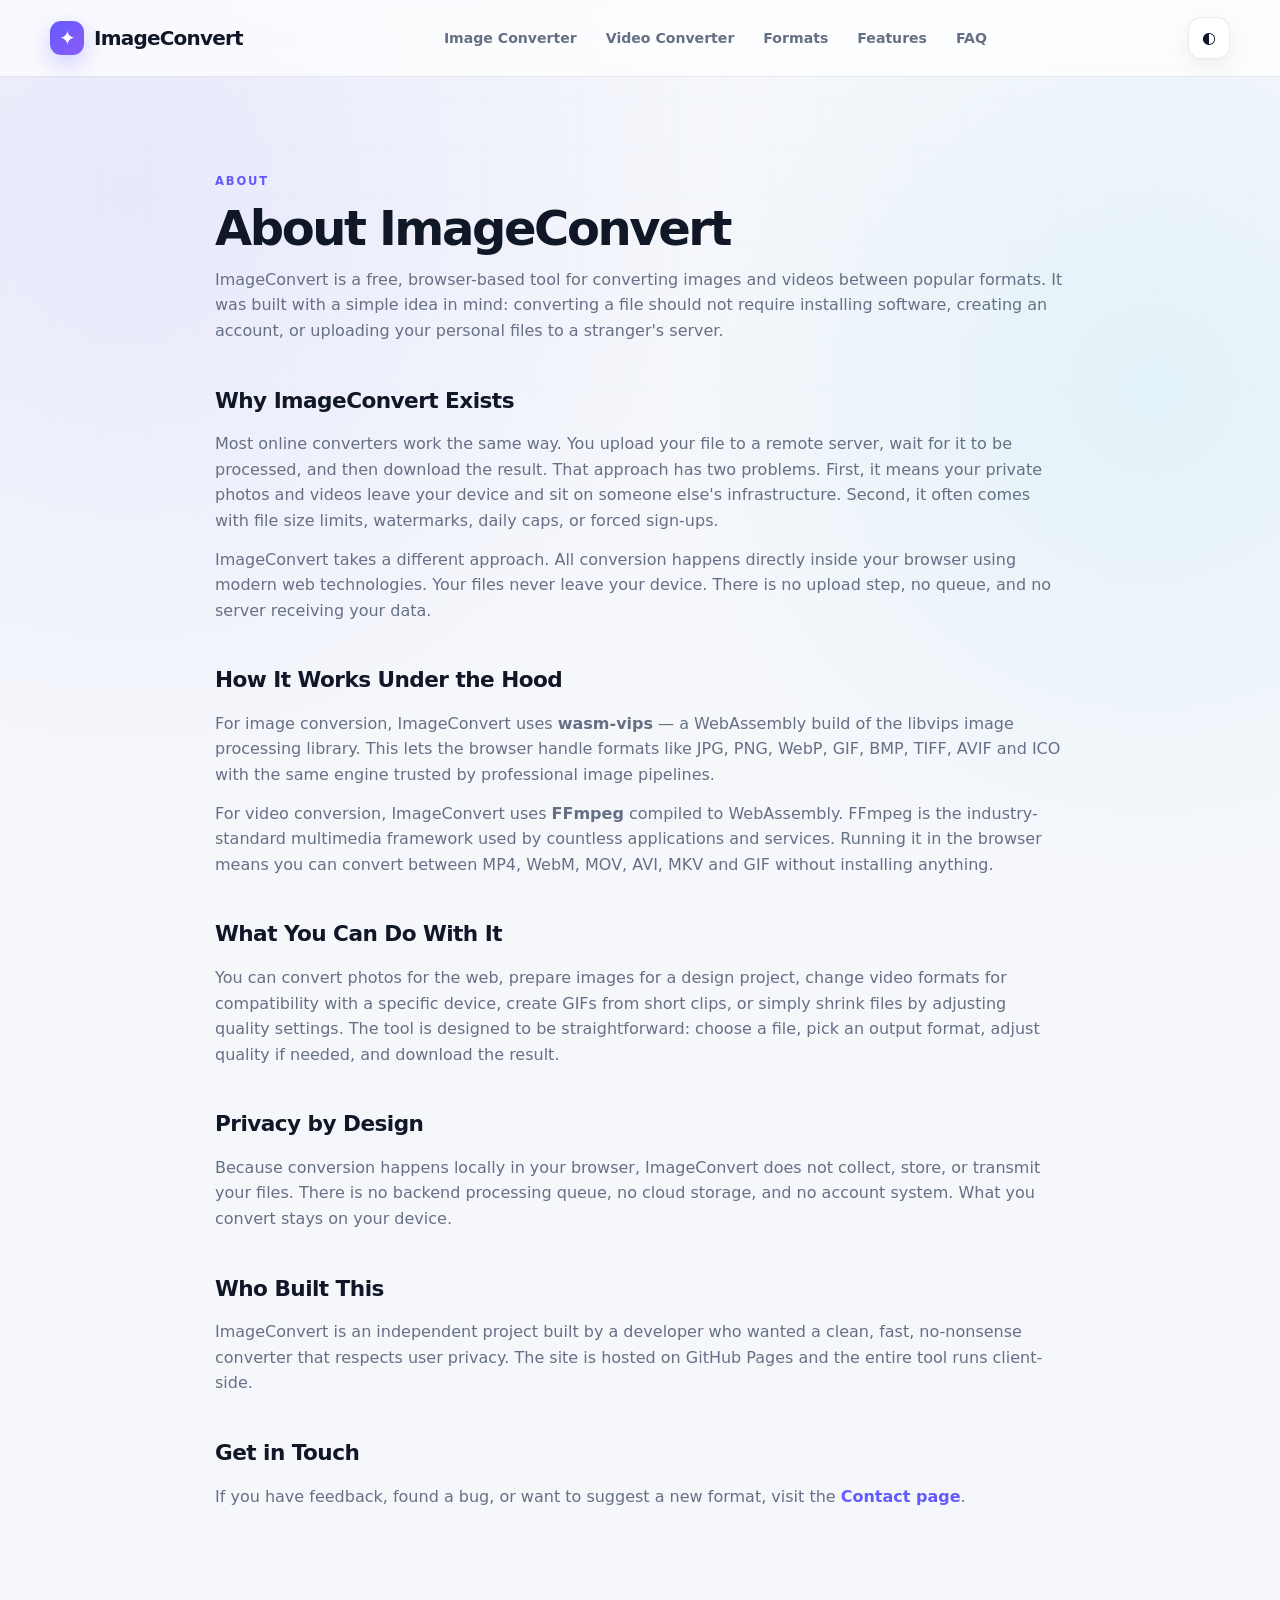
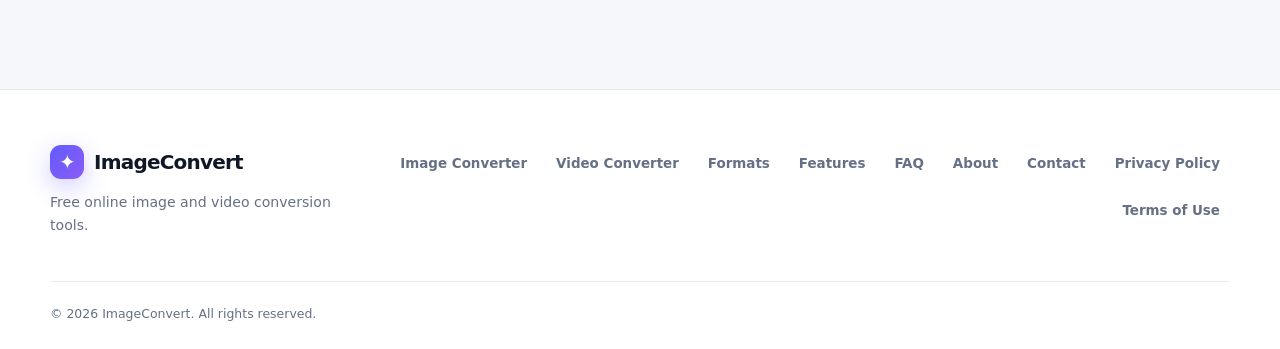
<file: about.html>
<!DOCTYPE html>
<html lang="en">
<head>
  <meta charset="UTF-8">
  <meta name="viewport" content="width=device-width, initial-scale=1.0">
  <title>About — ImageConvert</title>

  <script src="coi-serviceworker.js"></script>

  <meta name="description" content="Learn about ImageConvert, a free browser-based image and video converter built to process files locally without uploading them to a server.">
  <meta name="robots" content="index, follow">
  <meta name="theme-color" content="#2563eb">

  <link rel="icon" href="favicon.ico" type="image/x-icon">
  <link rel="shortcut icon" href="favicon.ico" type="image/x-icon">

  <link rel="stylesheet" href="style.css">
</head>

<body>

  <header class="navbar">
    <div class="container nav-container">
      <a href="index.html" class="logo" aria-label="ImageConvert Home">ImageConvert</a>

      <nav class="nav-links" aria-label="Main navigation">
        <a href="index.html#image-converter">Image Converter</a>
        <a href="index.html#video-converter">Video Converter</a>
        <a href="index.html#formats">Formats</a>
        <a href="index.html#features">Features</a>
        <a href="index.html#faq">FAQ</a>
      </nav>

      <button id="themeButton" class="theme-button" type="button" aria-label="Toggle theme">
        <span id="themeIcon">◐</span>
      </button>
    </div>
  </header>

  <main>
    <section class="content-section" style="padding-top: 90px;">
      <div class="container">

        <span class="section-label">ABOUT</span>
        <h2>About ImageConvert</h2>

        <p>
          ImageConvert is a free, browser-based tool for converting images and videos
          between popular formats. It was built with a simple idea in mind: converting
          a file should not require installing software, creating an account, or
          uploading your personal files to a stranger's server.
        </p>

        <h3>Why ImageConvert Exists</h3>
        <p>
          Most online converters work the same way. You upload your file to a remote
          server, wait for it to be processed, and then download the result. That
          approach has two problems. First, it means your private photos and videos
          leave your device and sit on someone else's infrastructure. Second, it
          often comes with file size limits, watermarks, daily caps, or forced
          sign-ups.
        </p>
        <p>
          ImageConvert takes a different approach. All conversion happens directly
          inside your browser using modern web technologies. Your files never leave
          your device. There is no upload step, no queue, and no server receiving
          your data.
        </p>

        <h3>How It Works Under the Hood</h3>
        <p>
          For image conversion, ImageConvert uses <strong>wasm-vips</strong> — a
          WebAssembly build of the libvips image processing library. This lets the
          browser handle formats like JPG, PNG, WebP, GIF, BMP, TIFF, AVIF and ICO
          with the same engine trusted by professional image pipelines.
        </p>
        <p>
          For video conversion, ImageConvert uses <strong>FFmpeg</strong> compiled to
          WebAssembly. FFmpeg is the industry-standard multimedia framework used by
          countless applications and services. Running it in the browser means you
          can convert between MP4, WebM, MOV, AVI, MKV and GIF without installing
          anything.
        </p>

        <h3>What You Can Do With It</h3>
        <p>
          You can convert photos for the web, prepare images for a design project,
          change video formats for compatibility with a specific device, create GIFs
          from short clips, or simply shrink files by adjusting quality settings.
          The tool is designed to be straightforward: choose a file, pick an output
          format, adjust quality if needed, and download the result.
        </p>

        <h3>Privacy by Design</h3>
        <p>
          Because conversion happens locally in your browser, ImageConvert does not
          collect, store, or transmit your files. There is no backend processing
          queue, no cloud storage, and no account system. What you convert stays on
          your device.
        </p>

        <h3>Who Built This</h3>
        <p>
          ImageConvert is an independent project built by a developer who wanted a
          clean, fast, no-nonsense converter that respects user privacy. The site is
          hosted on GitHub Pages and the entire tool runs client-side.
        </p>

        <h3>Get in Touch</h3>
        <p>
          If you have feedback, found a bug, or want to suggest a new format,
          visit the <a href="contact.html" style="color: var(--primary); font-weight: 700;">Contact page</a>.
        </p>

      </div>
    </section>
  </main>

  <footer class="footer">
    <div class="container footer-content">
      <div>
        <a href="index.html" class="logo">ImageConvert</a>
        <p>Free online image and video conversion tools.</p>
      </div>

      <div class="footer-links">
        <a href="index.html#image-converter">Image Converter</a>
        <a href="index.html#video-converter">Video Converter</a>
        <a href="index.html#formats">Formats</a>
        <a href="index.html#features">Features</a>
        <a href="index.html#faq">FAQ</a>
        <a href="about.html">About</a>
        <a href="contact.html">Contact</a>
        <a href="privacy.html">Privacy Policy</a>
        <a href="terms.html">Terms of Use</a>
      </div>
    </div>

    <div class="container footer-bottom">
      <p>© 2026 ImageConvert. All rights reserved.</p>
    </div>
  </footer>

  <script>
    (function () {
      const themeButton = document.getElementById("themeButton");
      const themeIcon = document.getElementById("themeIcon");

      function updateThemeIcon() {
        if (!themeIcon) return;
        const current = document.documentElement.className;
        if (current === "dark") themeIcon.textContent = "☀";
        else if (current === "light") themeIcon.textContent = "☾";
        else themeIcon.textContent = "◐";
      }

      const savedTheme = localStorage.getItem("theme");
      if (savedTheme === "dark" || savedTheme === "light") {
        document.documentElement.className = savedTheme;
      }
      updateThemeIcon();

      if (themeButton) {
        themeButton.addEventListener("click", () => {
          const current = document.documentElement.className;
          if (current === "dark") {
            document.documentElement.className = "light";
            localStorage.setItem("theme", "light");
          } else {
            document.documentElement.className = "dark";
            localStorage.setItem("theme", "dark");
          }
          updateThemeIcon();
        });
      }
    })();
  </script>

</body>
</html>
</file>
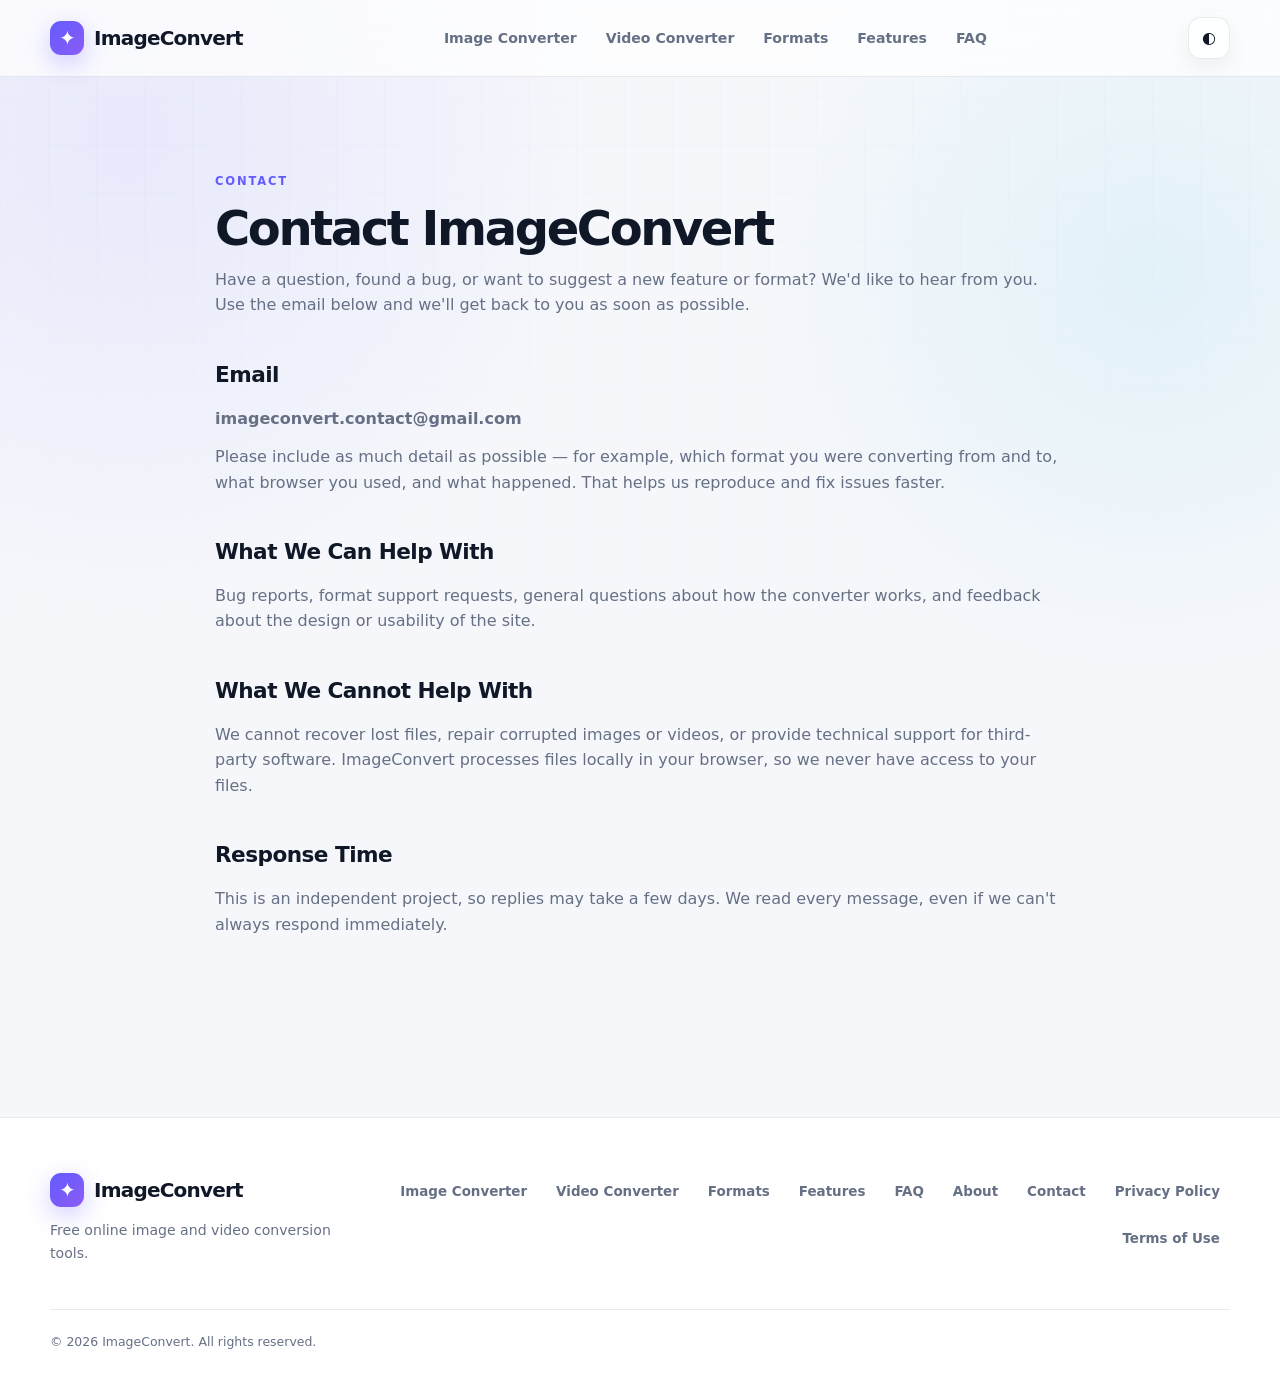
<file: contact.html>
<!DOCTYPE html>
<html lang="en">
<head>
  <meta charset="UTF-8">
  <meta name="viewport" content="width=device-width, initial-scale=1.0">
  <title>Contact — ImageConvert</title>

  <script src="coi-serviceworker.js"></script>

  <meta name="description" content="Contact ImageConvert for feedback, bug reports, or questions about the free online image and video converter.">
  <meta name="robots" content="index, follow">
  <meta name="theme-color" content="#2563eb">

  <link rel="icon" href="favicon.ico" type="image/x-icon">
  <link rel="shortcut icon" href="favicon.ico" type="image/x-icon">

  <link rel="stylesheet" href="style.css">
</head>

<body>

  <header class="navbar">
    <div class="container nav-container">
      <a href="index.html" class="logo" aria-label="ImageConvert Home">ImageConvert</a>

      <nav class="nav-links" aria-label="Main navigation">
        <a href="index.html#image-converter">Image Converter</a>
        <a href="index.html#video-converter">Video Converter</a>
        <a href="index.html#formats">Formats</a>
        <a href="index.html#features">Features</a>
        <a href="index.html#faq">FAQ</a>
      </nav>

      <button id="themeButton" class="theme-button" type="button" aria-label="Toggle theme">
        <span id="themeIcon">◐</span>
      </button>
    </div>
  </header>

  <main>
    <section class="content-section" style="padding-top: 90px;">
      <div class="container">

        <span class="section-label">CONTACT</span>
        <h2>Contact ImageConvert</h2>

        <p>
          Have a question, found a bug, or want to suggest a new feature or format?
          We'd like to hear from you. Use the email below and we'll get back to you
          as soon as possible.
        </p>

        <h3>Email</h3>
        <p>
          <strong>imageconvert.contact@gmail.com</strong>
        </p>
        <p>
          Please include as much detail as possible — for example, which format you
          were converting from and to, what browser you used, and what happened.
          That helps us reproduce and fix issues faster.
        </p>

        <h3>What We Can Help With</h3>
        <p>
          Bug reports, format support requests, general questions about how the
          converter works, and feedback about the design or usability of the site.
        </p>

        <h3>What We Cannot Help With</h3>
        <p>
          We cannot recover lost files, repair corrupted images or videos, or provide
          technical support for third-party software. ImageConvert processes files
          locally in your browser, so we never have access to your files.
        </p>

        <h3>Response Time</h3>
        <p>
          This is an independent project, so replies may take a few days. We read
          every message, even if we can't always respond immediately.
        </p>

      </div>
    </section>
  </main>

  <footer class="footer">
    <div class="container footer-content">
      <div>
        <a href="index.html" class="logo">ImageConvert</a>
        <p>Free online image and video conversion tools.</p>
      </div>

      <div class="footer-links">
        <a href="index.html#image-converter">Image Converter</a>
        <a href="index.html#video-converter">Video Converter</a>
        <a href="index.html#formats">Formats</a>
        <a href="index.html#features">Features</a>
        <a href="index.html#faq">FAQ</a>
        <a href="about.html">About</a>
        <a href="contact.html">Contact</a>
        <a href="privacy.html">Privacy Policy</a>
        <a href="terms.html">Terms of Use</a>
      </div>
    </div>

    <div class="container footer-bottom">
      <p>© 2026 ImageConvert. All rights reserved.</p>
    </div>
  </footer>

  <script>
    (function () {
      const themeButton = document.getElementById("themeButton");
      const themeIcon = document.getElementById("themeIcon");

      function updateThemeIcon() {
        if (!themeIcon) return;
        const current = document.documentElement.className;
        if (current === "dark") themeIcon.textContent = "☀";
        else if (current === "light") themeIcon.textContent = "☾";
        else themeIcon.textContent = "◐";
      }

      const savedTheme = localStorage.getItem("theme");
      if (savedTheme === "dark" || savedTheme === "light") {
        document.documentElement.className = savedTheme;
      }
      updateThemeIcon();

      if (themeButton) {
        themeButton.addEventListener("click", () => {
          const current = document.documentElement.className;
          if (current === "dark") {
            document.documentElement.className = "light";
            localStorage.setItem("theme", "light");
          } else {
            document.documentElement.className = "dark";
            localStorage.setItem("theme", "dark");
          }
          updateThemeIcon();
        });
      }
    })();
  </script>

</body>
</html>
</file>
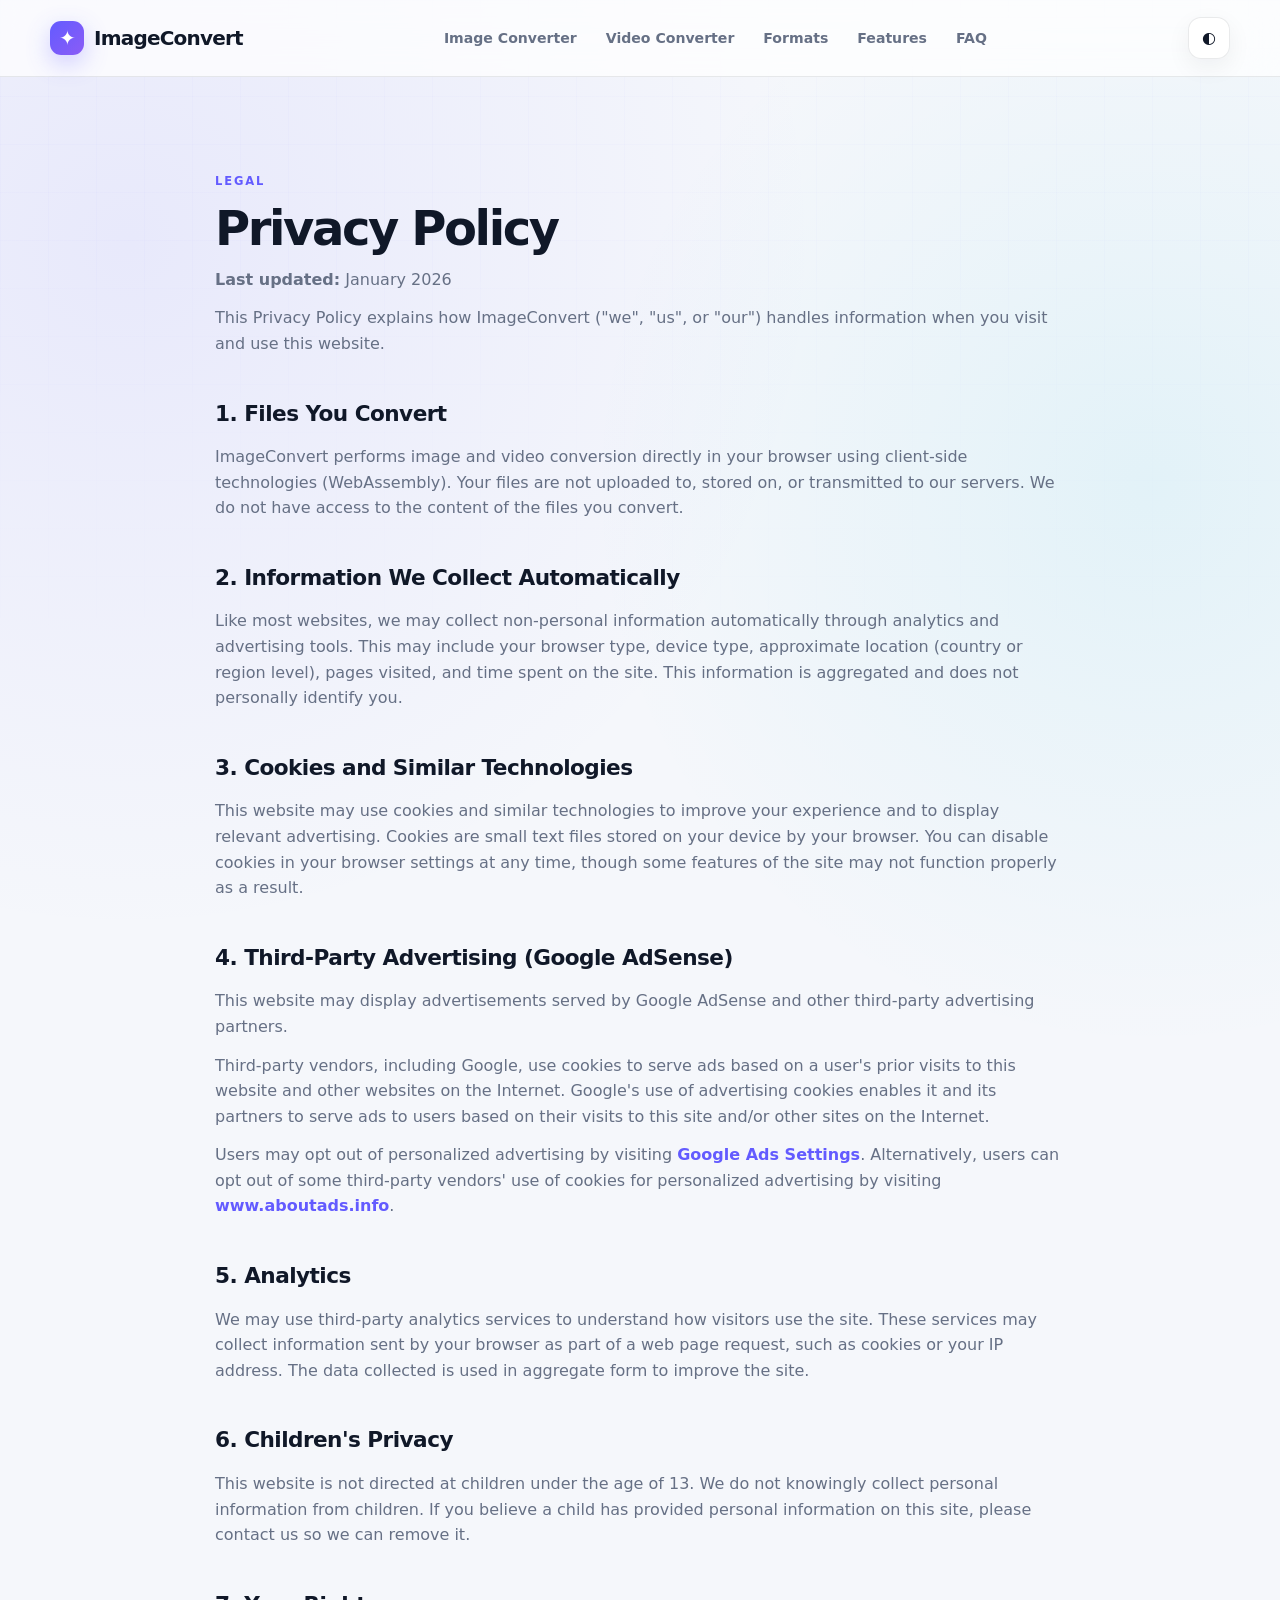
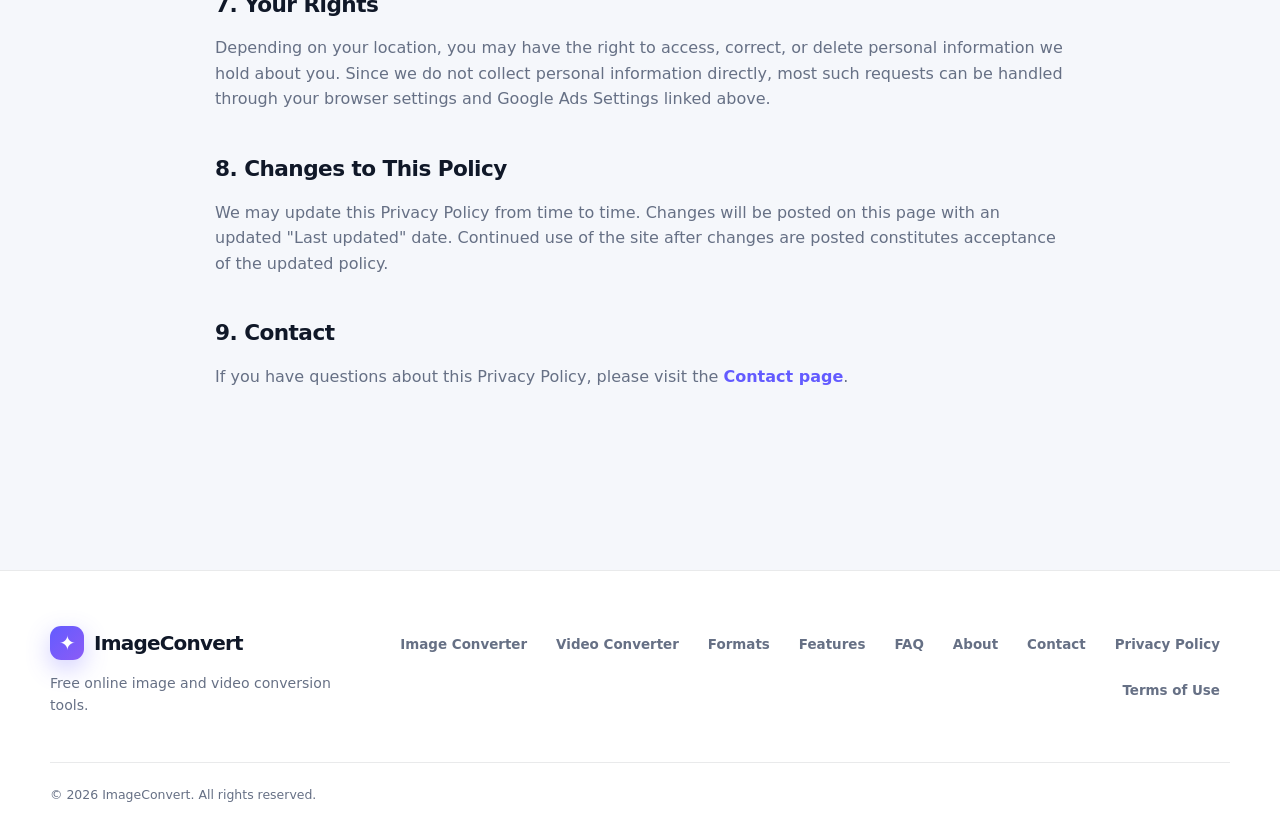
<file: privacy.html>
<!DOCTYPE html>
<html lang="en">
<head>
  <meta charset="UTF-8">
  <meta name="viewport" content="width=device-width, initial-scale=1.0">
  <title>Privacy Policy — ImageConvert</title>

  <script src="coi-serviceworker.js"></script>

  <meta name="description" content="Privacy Policy for ImageConvert, explaining how cookies, Google AdSense, and third-party vendors handle data on this website.">
  <meta name="robots" content="index, follow">
  <meta name="theme-color" content="#2563eb">

  <link rel="icon" href="favicon.ico" type="image/x-icon">
  <link rel="shortcut icon" href="favicon.ico" type="image/x-icon">

  <link rel="stylesheet" href="style.css">
</head>

<body>

  <header class="navbar">
    <div class="container nav-container">
      <a href="index.html" class="logo" aria-label="ImageConvert Home">ImageConvert</a>

      <nav class="nav-links" aria-label="Main navigation">
        <a href="index.html#image-converter">Image Converter</a>
        <a href="index.html#video-converter">Video Converter</a>
        <a href="index.html#formats">Formats</a>
        <a href="index.html#features">Features</a>
        <a href="index.html#faq">FAQ</a>
      </nav>

      <button id="themeButton" class="theme-button" type="button" aria-label="Toggle theme">
        <span id="themeIcon">◐</span>
      </button>
    </div>
  </header>

  <main>
    <section class="content-section" style="padding-top: 90px;">
      <div class="container">

        <span class="section-label">LEGAL</span>
        <h2>Privacy Policy</h2>

        <p><strong>Last updated:</strong> January 2026</p>

        <p>
          This Privacy Policy explains how ImageConvert ("we", "us", or "our")
          handles information when you visit and use this website.
        </p>

        <h3>1. Files You Convert</h3>
        <p>
          ImageConvert performs image and video conversion directly in your browser
          using client-side technologies (WebAssembly). Your files are not uploaded
          to, stored on, or transmitted to our servers. We do not have access to the
          content of the files you convert.
        </p>

        <h3>2. Information We Collect Automatically</h3>
        <p>
          Like most websites, we may collect non-personal information automatically
          through analytics and advertising tools. This may include your browser
          type, device type, approximate location (country or region level), pages
          visited, and time spent on the site. This information is aggregated and
          does not personally identify you.
        </p>

        <h3>3. Cookies and Similar Technologies</h3>
        <p>
          This website may use cookies and similar technologies to improve your
          experience and to display relevant advertising. Cookies are small text
          files stored on your device by your browser. You can disable cookies in
          your browser settings at any time, though some features of the site may
          not function properly as a result.
        </p>

        <h3>4. Third-Party Advertising (Google AdSense)</h3>
        <p>
          This website may display advertisements served by Google AdSense and other
          third-party advertising partners.
        </p>
        <p>
          Third-party vendors, including Google, use cookies to serve ads based on
          a user's prior visits to this website and other websites on the Internet.
          Google's use of advertising cookies enables it and its partners to serve
          ads to users based on their visits to this site and/or other sites on the
          Internet.
        </p>
        <p>
          Users may opt out of personalized advertising by visiting
          <a href="https://www.google.com/settings/ads" target="_blank" rel="noopener noreferrer" style="color: var(--primary); font-weight: 700;">Google Ads Settings</a>.
          Alternatively, users can opt out of some third-party vendors' use of
          cookies for personalized advertising by visiting
          <a href="https://www.aboutads.info" target="_blank" rel="noopener noreferrer" style="color: var(--primary); font-weight: 700;">www.aboutads.info</a>.
        </p>

        <h3>5. Analytics</h3>
        <p>
          We may use third-party analytics services to understand how visitors use
          the site. These services may collect information sent by your browser as
          part of a web page request, such as cookies or your IP address. The data
          collected is used in aggregate form to improve the site.
        </p>

        <h3>6. Children's Privacy</h3>
        <p>
          This website is not directed at children under the age of 13. We do not
          knowingly collect personal information from children. If you believe a
          child has provided personal information on this site, please contact us
          so we can remove it.
        </p>

        <h3>7. Your Rights</h3>
        <p>
          Depending on your location, you may have the right to access, correct, or
          delete personal information we hold about you. Since we do not collect
          personal information directly, most such requests can be handled through
          your browser settings and Google Ads Settings linked above.
        </p>

        <h3>8. Changes to This Policy</h3>
        <p>
          We may update this Privacy Policy from time to time. Changes will be
          posted on this page with an updated "Last updated" date. Continued use of
          the site after changes are posted constitutes acceptance of the updated
          policy.
        </p>

        <h3>9. Contact</h3>
        <p>
          If you have questions about this Privacy Policy, please visit the
          <a href="contact.html" style="color: var(--primary); font-weight: 700;">Contact page</a>.
        </p>

      </div>
    </section>
  </main>

  <footer class="footer">
    <div class="container footer-content">
      <div>
        <a href="index.html" class="logo">ImageConvert</a>
        <p>Free online image and video conversion tools.</p>
      </div>

      <div class="footer-links">
        <a href="index.html#image-converter">Image Converter</a>
        <a href="index.html#video-converter">Video Converter</a>
        <a href="index.html#formats">Formats</a>
        <a href="index.html#features">Features</a>
        <a href="index.html#faq">FAQ</a>
        <a href="about.html">About</a>
        <a href="contact.html">Contact</a>
        <a href="privacy.html">Privacy Policy</a>
        <a href="terms.html">Terms of Use</a>
      </div>
    </div>

    <div class="container footer-bottom">
      <p>© 2026 ImageConvert. All rights reserved.</p>
    </div>
  </footer>

  <script>
    (function () {
      const themeButton = document.getElementById("themeButton");
      const themeIcon = document.getElementById("themeIcon");

      function updateThemeIcon() {
        if (!themeIcon) return;
        const current = document.documentElement.className;
        if (current === "dark") themeIcon.textContent = "☀";
        else if (current === "light") themeIcon.textContent = "☾";
        else themeIcon.textContent = "◐";
      }

      const savedTheme = localStorage.getItem("theme");
      if (savedTheme === "dark" || savedTheme === "light") {
        document.documentElement.className = savedTheme;
      }
      updateThemeIcon();

      if (themeButton) {
        themeButton.addEventListener("click", () => {
          const current = document.documentElement.className;
          if (current === "dark") {
            document.documentElement.className = "light";
            localStorage.setItem("theme", "light");
          } else {
            document.documentElement.className = "dark";
            localStorage.setItem("theme", "dark");
          }
          updateThemeIcon();
        });
      }
    })();
  </script>

</body>
</html>
</file>
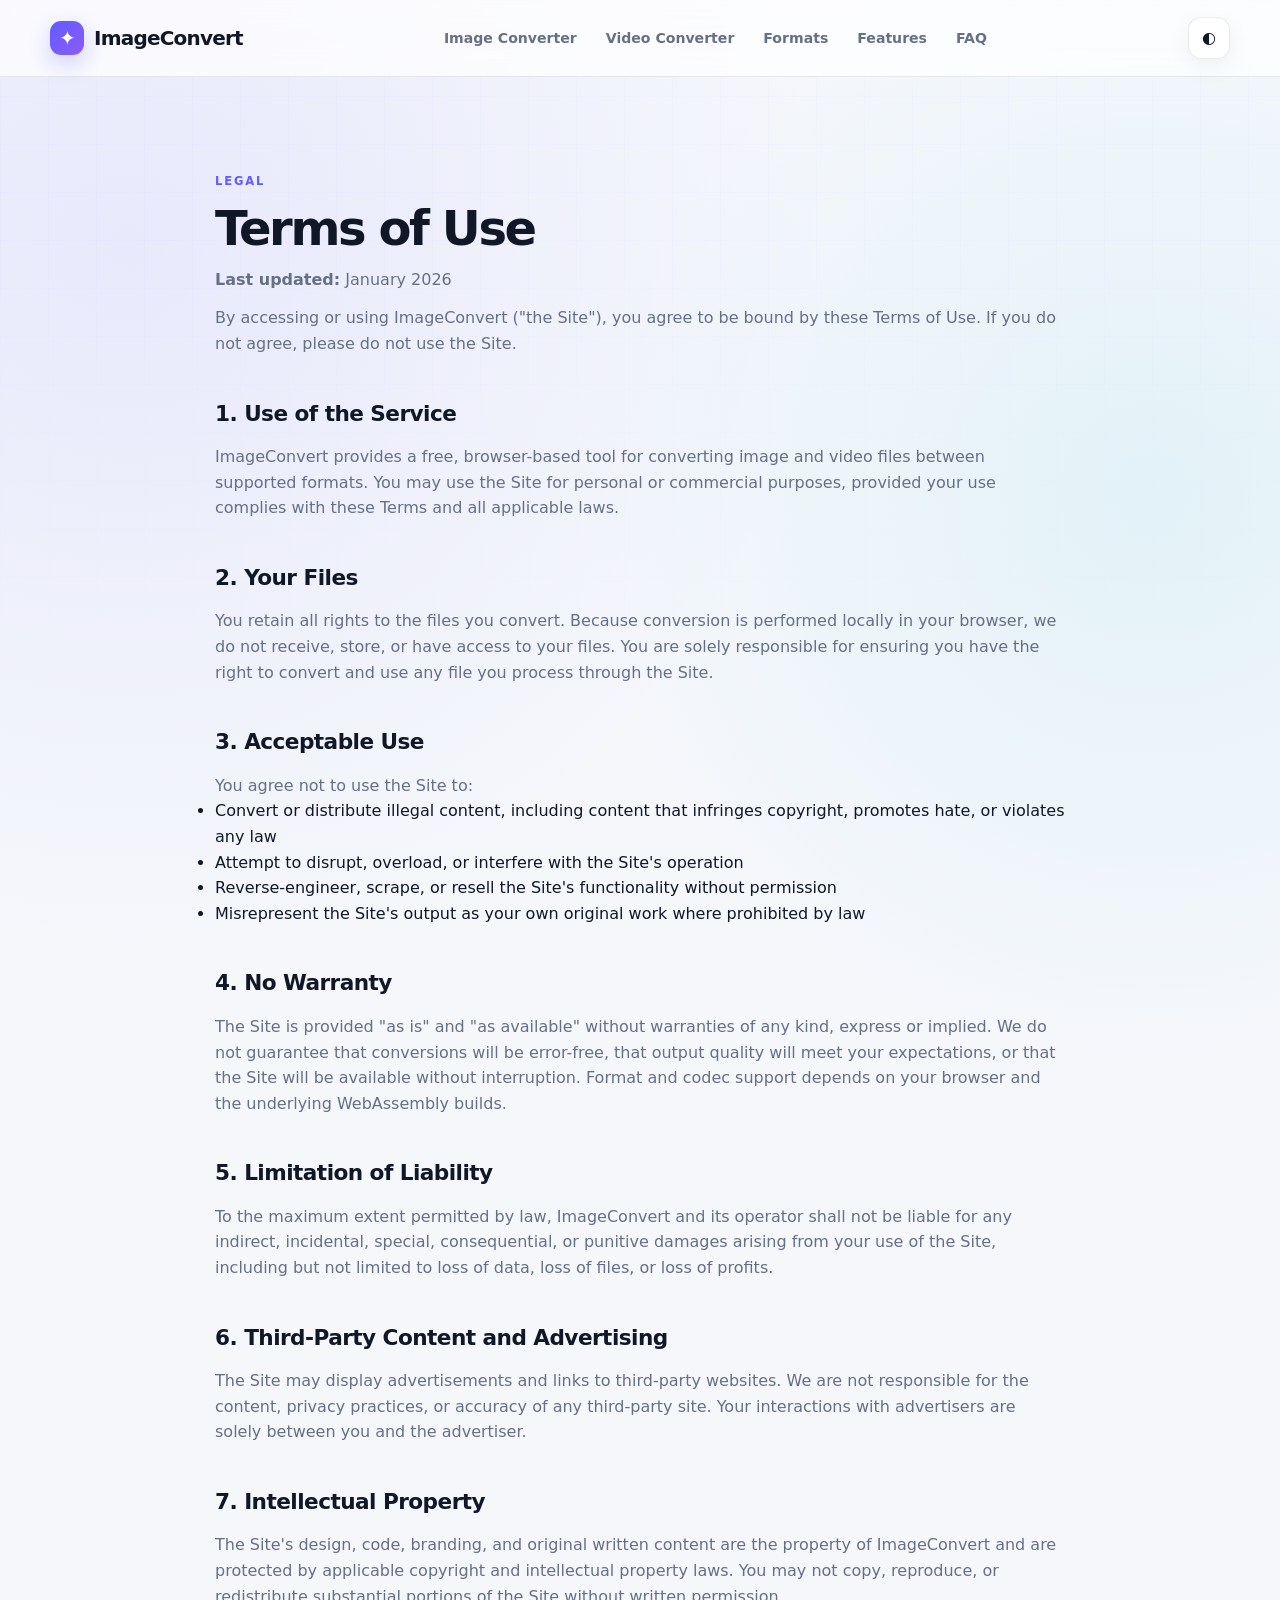
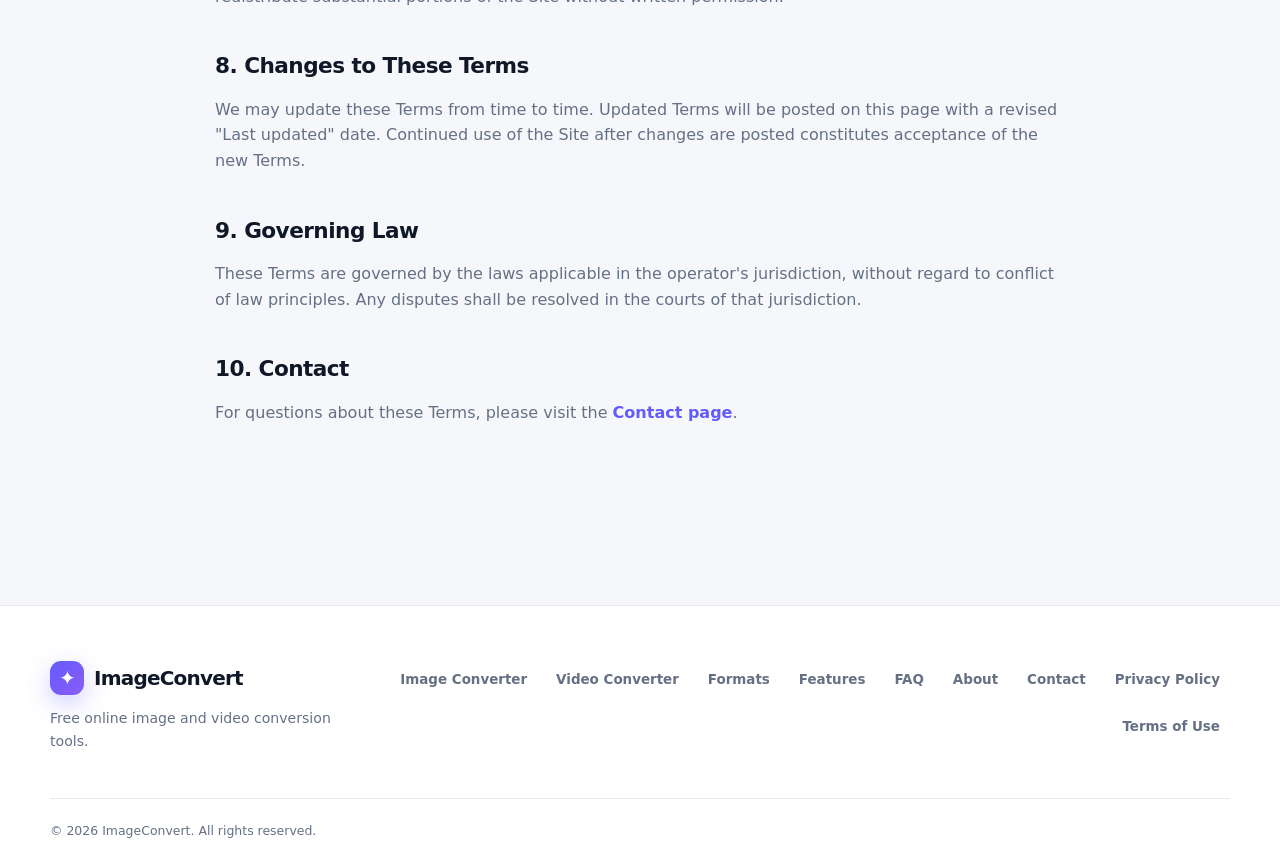
<file: terms.html>
<!DOCTYPE html>
<html lang="en">
<head>
  <meta charset="UTF-8">
  <meta name="viewport" content="width=device-width, initial-scale=1.0">
  <title>Terms of Use — ImageConvert</title>

  <script src="coi-serviceworker.js"></script>

  <meta name="description" content="Terms of Use for ImageConvert, the free browser-based image and video converter.">
  <meta name="robots" content="index, follow">
  <meta name="theme-color" content="#2563eb">

  <link rel="icon" href="favicon.ico" type="image/x-icon">
  <link rel="shortcut icon" href="favicon.ico" type="image/x-icon">

  <link rel="stylesheet" href="style.css">
</head>

<body>

  <header class="navbar">
    <div class="container nav-container">
      <a href="index.html" class="logo" aria-label="ImageConvert Home">ImageConvert</a>

      <nav class="nav-links" aria-label="Main navigation">
        <a href="index.html#image-converter">Image Converter</a>
        <a href="index.html#video-converter">Video Converter</a>
        <a href="index.html#formats">Formats</a>
        <a href="index.html#features">Features</a>
        <a href="index.html#faq">FAQ</a>
      </nav>

      <button id="themeButton" class="theme-button" type="button" aria-label="Toggle theme">
        <span id="themeIcon">◐</span>
      </button>
    </div>
  </header>

  <main>
    <section class="content-section" style="padding-top: 90px;">
      <div class="container">

        <span class="section-label">LEGAL</span>
        <h2>Terms of Use</h2>

        <p><strong>Last updated:</strong> January 2026</p>

        <p>
          By accessing or using ImageConvert ("the Site"), you agree to be bound by
          these Terms of Use. If you do not agree, please do not use the Site.
        </p>

        <h3>1. Use of the Service</h3>
        <p>
          ImageConvert provides a free, browser-based tool for converting image and
          video files between supported formats. You may use the Site for personal
          or commercial purposes, provided your use complies with these Terms and
          all applicable laws.
        </p>

        <h3>2. Your Files</h3>
        <p>
          You retain all rights to the files you convert. Because conversion is
          performed locally in your browser, we do not receive, store, or have
          access to your files. You are solely responsible for ensuring you have
          the right to convert and use any file you process through the Site.
        </p>

        <h3>3. Acceptable Use</h3>
        <p>
          You agree not to use the Site to:
        </p>
        <ul>
          <li>Convert or distribute illegal content, including content that infringes copyright, promotes hate, or violates any law</li>
          <li>Attempt to disrupt, overload, or interfere with the Site's operation</li>
          <li>Reverse-engineer, scrape, or resell the Site's functionality without permission</li>
          <li>Misrepresent the Site's output as your own original work where prohibited by law</li>
        </ul>

        <h3>4. No Warranty</h3>
        <p>
          The Site is provided "as is" and "as available" without warranties of any
          kind, express or implied. We do not guarantee that conversions will be
          error-free, that output quality will meet your expectations, or that the
          Site will be available without interruption. Format and codec support
          depends on your browser and the underlying WebAssembly builds.
        </p>

        <h3>5. Limitation of Liability</h3>
        <p>
          To the maximum extent permitted by law, ImageConvert and its operator
          shall not be liable for any indirect, incidental, special, consequential,
          or punitive damages arising from your use of the Site, including but not
          limited to loss of data, loss of files, or loss of profits.
        </p>

        <h3>6. Third-Party Content and Advertising</h3>
        <p>
          The Site may display advertisements and links to third-party websites.
          We are not responsible for the content, privacy practices, or accuracy of
          any third-party site. Your interactions with advertisers are solely
          between you and the advertiser.
        </p>

        <h3>7. Intellectual Property</h3>
        <p>
          The Site's design, code, branding, and original written content are the
          property of ImageConvert and are protected by applicable copyright and
          intellectual property laws. You may not copy, reproduce, or redistribute
          substantial portions of the Site without written permission.
        </p>

        <h3>8. Changes to These Terms</h3>
        <p>
          We may update these Terms from time to time. Updated Terms will be posted
          on this page with a revised "Last updated" date. Continued use of the
          Site after changes are posted constitutes acceptance of the new Terms.
        </p>

        <h3>9. Governing Law</h3>
        <p>
          These Terms are governed by the laws applicable in the operator's
          jurisdiction, without regard to conflict of law principles. Any disputes
          shall be resolved in the courts of that jurisdiction.
        </p>

        <h3>10. Contact</h3>
        <p>
          For questions about these Terms, please visit the
          <a href="contact.html" style="color: var(--primary); font-weight: 700;">Contact page</a>.
        </p>

      </div>
    </section>
  </main>

  <footer class="footer">
    <div class="container footer-content">
      <div>
        <a href="index.html" class="logo">ImageConvert</a>
        <p>Free online image and video conversion tools.</p>
      </div>

      <div class="footer-links">
        <a href="index.html#image-converter">Image Converter</a>
        <a href="index.html#video-converter">Video Converter</a>
        <a href="index.html#formats">Formats</a>
        <a href="index.html#features">Features</a>
        <a href="index.html#faq">FAQ</a>
        <a href="about.html">About</a>
        <a href="contact.html">Contact</a>
        <a href="privacy.html">Privacy Policy</a>
        <a href="terms.html">Terms of Use</a>
      </div>
    </div>

    <div class="container footer-bottom">
      <p>© 2026 ImageConvert. All rights reserved.</p>
    </div>
  </footer>

  <script>
    (function () {
      const themeButton = document.getElementById("themeButton");
      const themeIcon = document.getElementById("themeIcon");

      function updateThemeIcon() {
        if (!themeIcon) return;
        const current = document.documentElement.className;
        if (current === "dark") themeIcon.textContent = "☀";
        else if (current === "light") themeIcon.textContent = "☾";
        else themeIcon.textContent = "◐";
      }

      const savedTheme = localStorage.getItem("theme");
      if (savedTheme === "dark" || savedTheme === "light") {
        document.documentElement.className = savedTheme;
      }
      updateThemeIcon();

      if (themeButton) {
        themeButton.addEventListener("click", () => {
          const current = document.documentElement.className;
          if (current === "dark") {
            document.documentElement.className = "light";
            localStorage.setItem("theme", "light");
          } else {
            document.documentElement.className = "dark";
            localStorage.setItem("theme", "dark");
          }
          updateThemeIcon();
        });
      }
    })();
  </script>

</body>
</html>
</file>
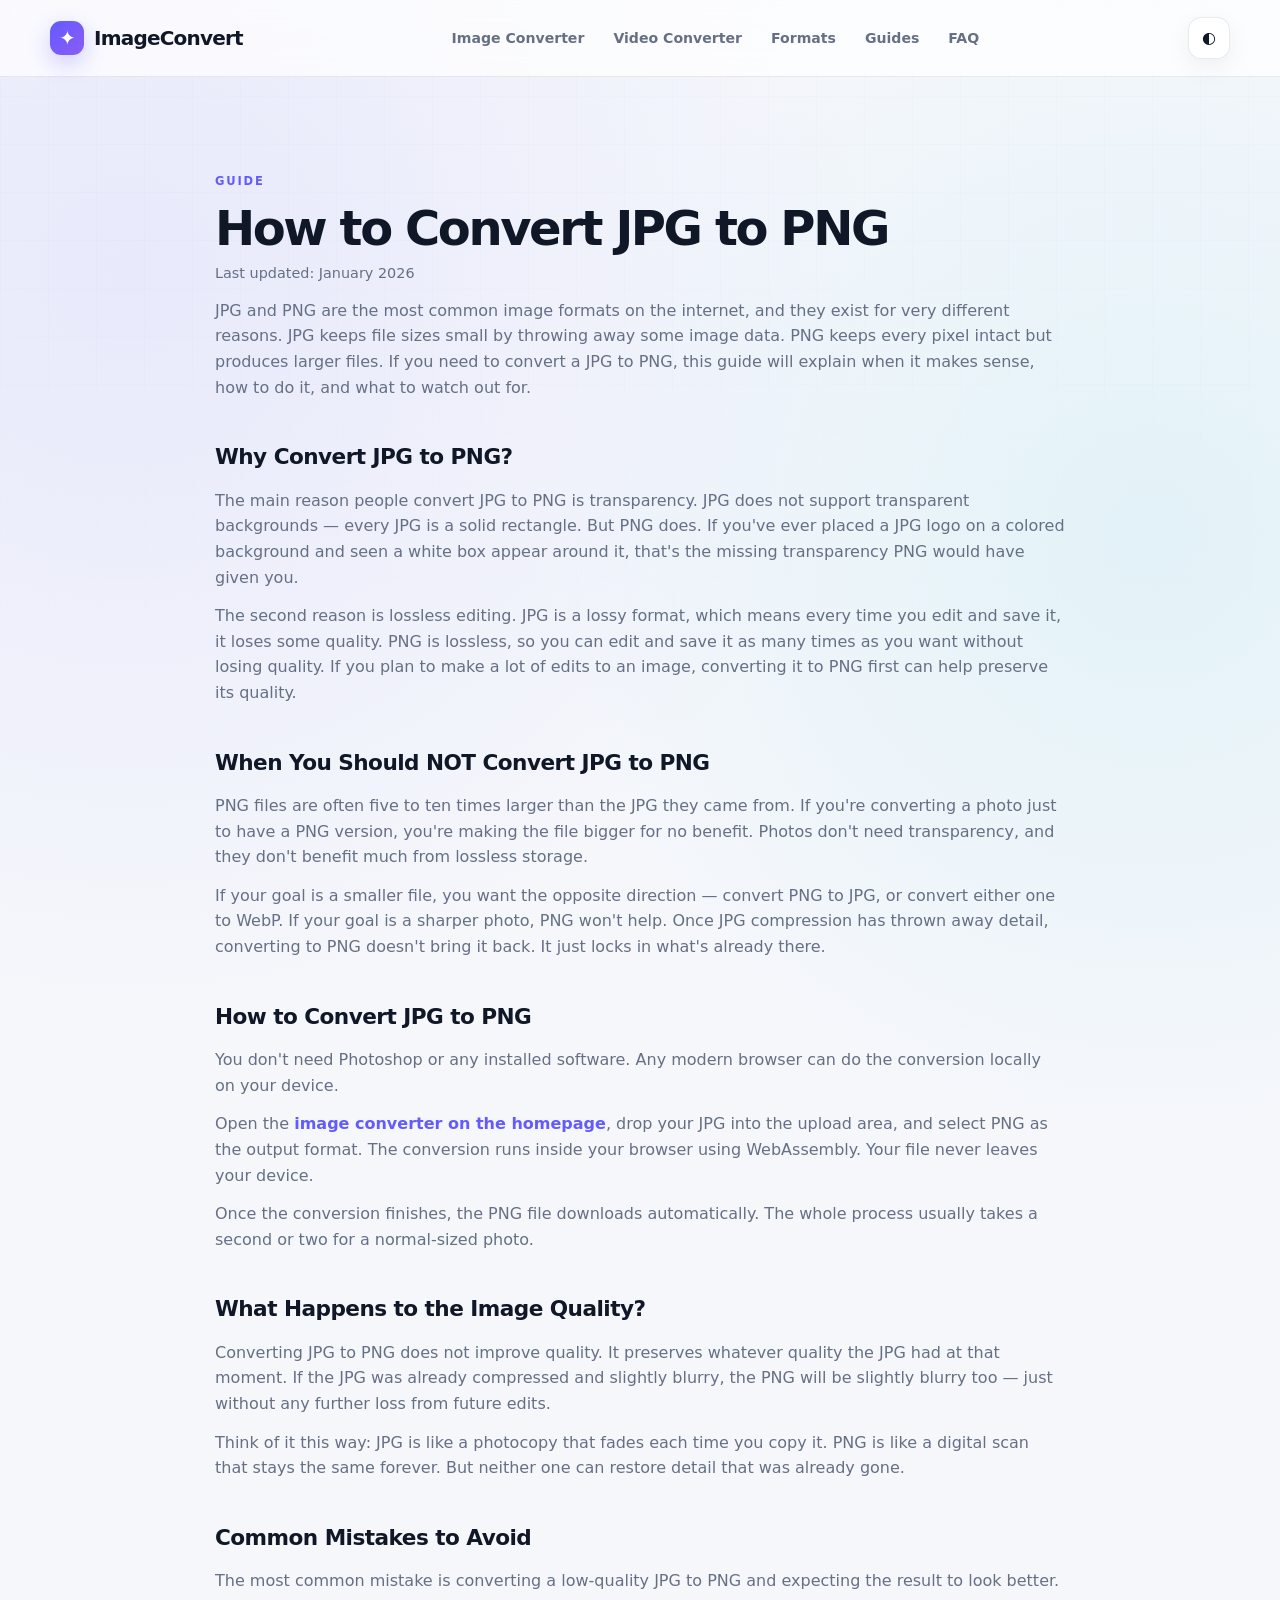
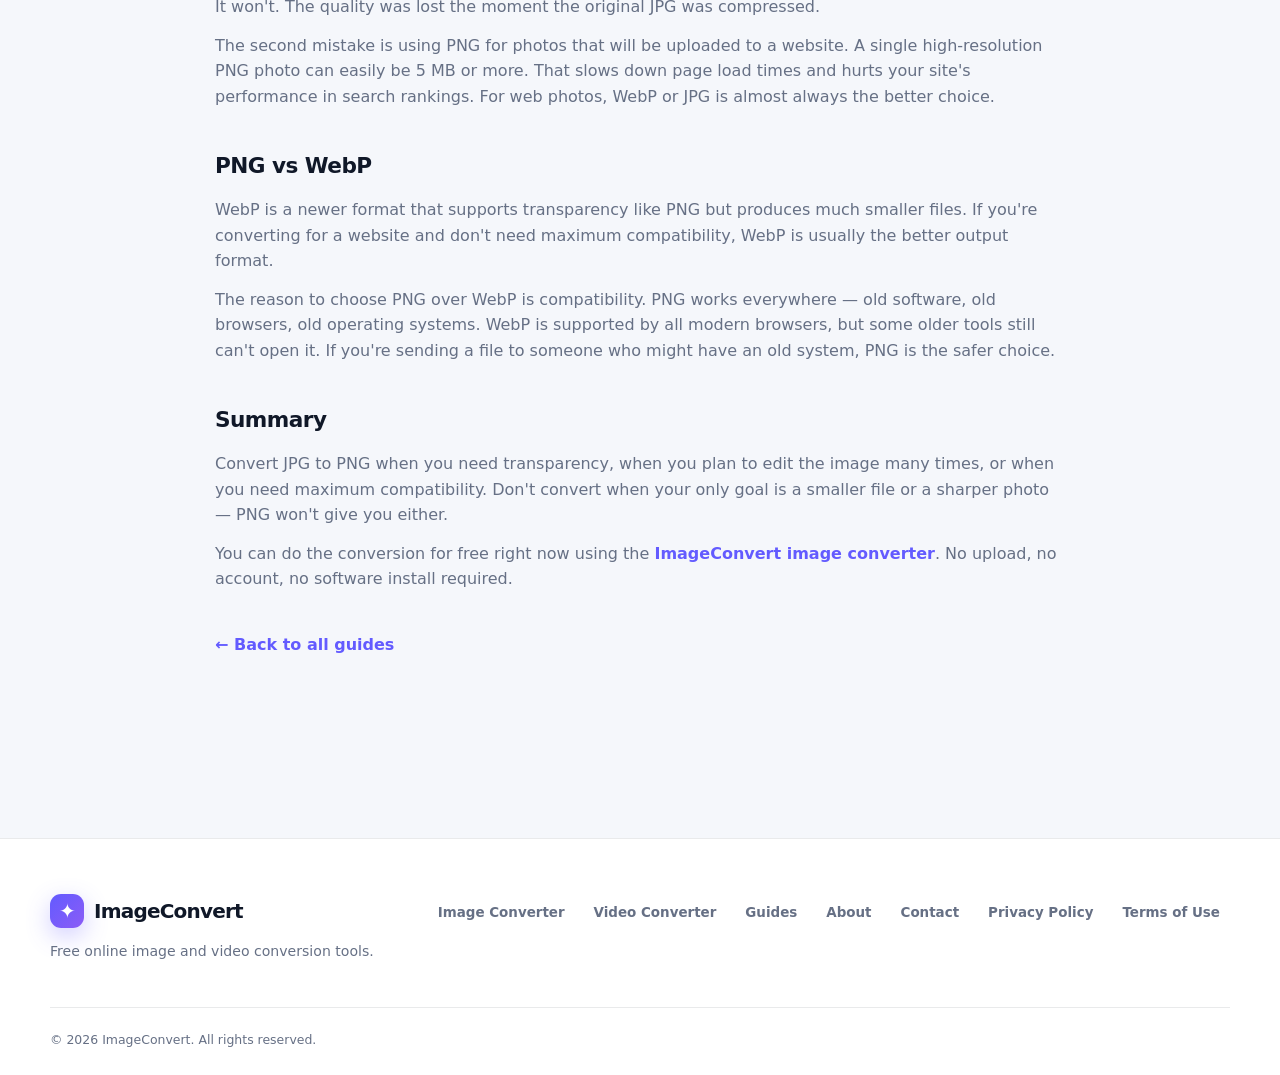
<file: guides/how-to-convert-jpg-to-png.html>
<!DOCTYPE html>
<html lang="en">
<head>
  <meta charset="UTF-8">
  <meta name="viewport" content="width=device-width, initial-scale=1.0">
  <title>How to Convert JPG to PNG (Free, Browser-Based) — ImageConvert</title>

  <script src="../coi-serviceworker.js"></script>
  <script src="../theme.js"></script>

  <meta name="description" content="A simple guide to converting JPG images to PNG format. Learn when PNG is the right choice, how to convert without losing quality, and common mistakes to avoid.">
  <meta name="robots" content="index, follow">
  <meta name="theme-color" content="#2563eb">

  <link rel="icon" href="../favicon.ico" type="image/x-icon">
  <link rel="shortcut icon" href="../favicon.ico" type="image/x-icon">

  <meta property="og:title" content="How to Convert JPG to PNG — ImageConvert">
  <meta property="og:description" content="Step-by-step guide to converting JPG images to PNG, including when to use each format and how to avoid quality loss.">
  <meta property="og:type" content="article">
  <meta property="og:url" content="https://pcdemon12king.github.io/Image-Convert/guides/how-to-convert-jpg-to-png.html">

  <link rel="stylesheet" href="../style.css">
</head>

<body>

  <header class="navbar">
    <div class="container nav-container">
      <a href="../index.html" class="logo" aria-label="ImageConvert Home">ImageConvert</a>

      <nav class="nav-links" aria-label="Main navigation">
        <a href="../index.html#image-converter">Image Converter</a>
        <a href="../index.html#video-converter">Video Converter</a>
        <a href="../index.html#formats">Formats</a>
        <a href="index.html">Guides</a>
        <a href="../index.html#faq">FAQ</a>
      </nav>

      <button id="themeButton" class="theme-button" type="button" aria-label="Toggle theme">
        <span id="themeIcon">◐</span>
      </button>
    </div>
  </header>

  <main>
    <section class="content-section" style="padding-top: 90px;">
      <div class="container">

        <span class="section-label">GUIDE</span>
        <h2>How to Convert JPG to PNG</h2>

        <p style="color: var(--text-secondary); font-size: 0.9rem; margin-top: 8px;">
          Last updated: January 2026
        </p>

        <p>
          JPG and PNG are the most common image formats on the internet, and they
          exist for very different reasons. JPG keeps file sizes small by throwing
          away some image data. PNG keeps every pixel intact but produces larger
          files. If you need to convert a JPG to PNG, this guide will explain when
          it makes sense, how to do it, and what to watch out for.
        </p>

        <h3>Why Convert JPG to PNG?</h3>
        <p>
          The main reason people convert JPG to PNG is transparency. JPG does not
          support transparent backgrounds — every JPG is a solid rectangle. But PNG
          does. If you've ever placed a JPG logo on a colored background and seen a
          white box appear around it, that's the missing transparency PNG would have
          given you.
        </p>
        <p>
          The second reason is lossless editing. JPG is a lossy format, which means
          every time you edit and save it, it loses some quality. PNG is lossless,
          so you can edit and save it as many times as you want without losing
          quality. If you plan to make a lot of edits to an image, converting it to
          PNG first can help preserve its quality.
        </p>

        <h3>When You Should NOT Convert JPG to PNG</h3>
        <p>
          PNG files are often five to ten times larger than the JPG they came from.
          If you're converting a photo just to have a PNG version, you're making the
          file bigger for no benefit. Photos don't need transparency, and they don't
          benefit much from lossless storage.
        </p>
        <p>
          If your goal is a smaller file, you want the opposite direction — convert
          PNG to JPG, or convert either one to WebP. If your goal is a sharper photo,
          PNG won't help. Once JPG compression has thrown away detail, converting
          to PNG doesn't bring it back. It just locks in what's already there.
        </p>

        <h3>How to Convert JPG to PNG</h3>
        <p>
          You don't need Photoshop or any installed software. Any modern browser can
          do the conversion locally on your device.
        </p>
        <p>
          Open the <a href="../index.html#image-converter" style="color: var(--primary); font-weight: 700;">image converter on the homepage</a>,
          drop your JPG into the upload area, and select PNG as the output format.
          The conversion runs inside your browser using WebAssembly. Your file never
          leaves your device.
        </p>
        <p>
          Once the conversion finishes, the PNG file downloads automatically. The
          whole process usually takes a second or two for a normal-sized photo.
        </p>

        <h3>What Happens to the Image Quality?</h3>
        <p>
          Converting JPG to PNG does not improve quality. It preserves whatever
          quality the JPG had at that moment. If the JPG was already compressed and
          slightly blurry, the PNG will be slightly blurry too — just without any
          further loss from future edits.
        </p>
        <p>
          Think of it this way: JPG is like a photocopy that fades each time you
          copy it. PNG is like a digital scan that stays the same forever. But
          neither one can restore detail that was already gone.
        </p>

        <h3>Common Mistakes to Avoid</h3>
        <p>
          The most common mistake is converting a low-quality JPG to PNG and
          expecting the result to look better. It won't. The quality was lost the
          moment the original JPG was compressed.
        </p>
        <p>
          The second mistake is using PNG for photos that will be uploaded to a
          website. A single high-resolution PNG photo can easily be 5 MB or more.
          That slows down page load times and hurts your site's performance in
          search rankings. For web photos, WebP or JPG is almost always the better
          choice.
        </p>

        <h3>PNG vs WebP</h3>
        <p>
          WebP is a newer format that supports transparency like PNG but produces
          much smaller files. If you're converting for a website and don't need
          maximum compatibility, WebP is usually the better output format.
        </p>
        <p>
          The reason to choose PNG over WebP is compatibility. PNG works everywhere —
          old software, old browsers, old operating systems. WebP is supported by all
          modern browsers, but some older tools still can't open it. If you're
          sending a file to someone who might have an old system, PNG is the safer
          choice.
        </p>

        <h3>Summary</h3>
        <p>
          Convert JPG to PNG when you need transparency, when you plan to edit the
          image many times, or when you need maximum compatibility. Don't convert
          when your only goal is a smaller file or a sharper photo — PNG won't give
          you either.
        </p>
        <p>
          You can do the conversion for free right now using the
          <a href="../index.html#image-converter" style="color: var(--primary); font-weight: 700;">ImageConvert image converter</a>.
          No upload, no account, no software install required.
        </p>

        <p style="margin-top: 40px;">
          <a href="index.html" style="color: var(--primary); font-weight: 700;">← Back to all guides</a>
        </p>

      </div>
    </section>
  </main>

  <footer class="footer">
    <div class="container footer-content">
      <div>
        <a href="../index.html" class="logo">ImageConvert</a>
        <p>Free online image and video conversion tools.</p>
      </div>

      <div class="footer-links">
        <a href="../index.html#image-converter">Image Converter</a>
        <a href="../index.html#video-converter">Video Converter</a>
        <a href="index.html">Guides</a>
        <a href="../about.html">About</a>
        <a href="../contact.html">Contact</a>
        <a href="../privacy.html">Privacy Policy</a>
        <a href="../terms.html">Terms of Use</a>
      </div>
    </div>

    <div class="container footer-bottom">
      <p>© 2026 ImageConvert. All rights reserved.</p>
    </div>
  </footer>

</body>
</html>
</file>
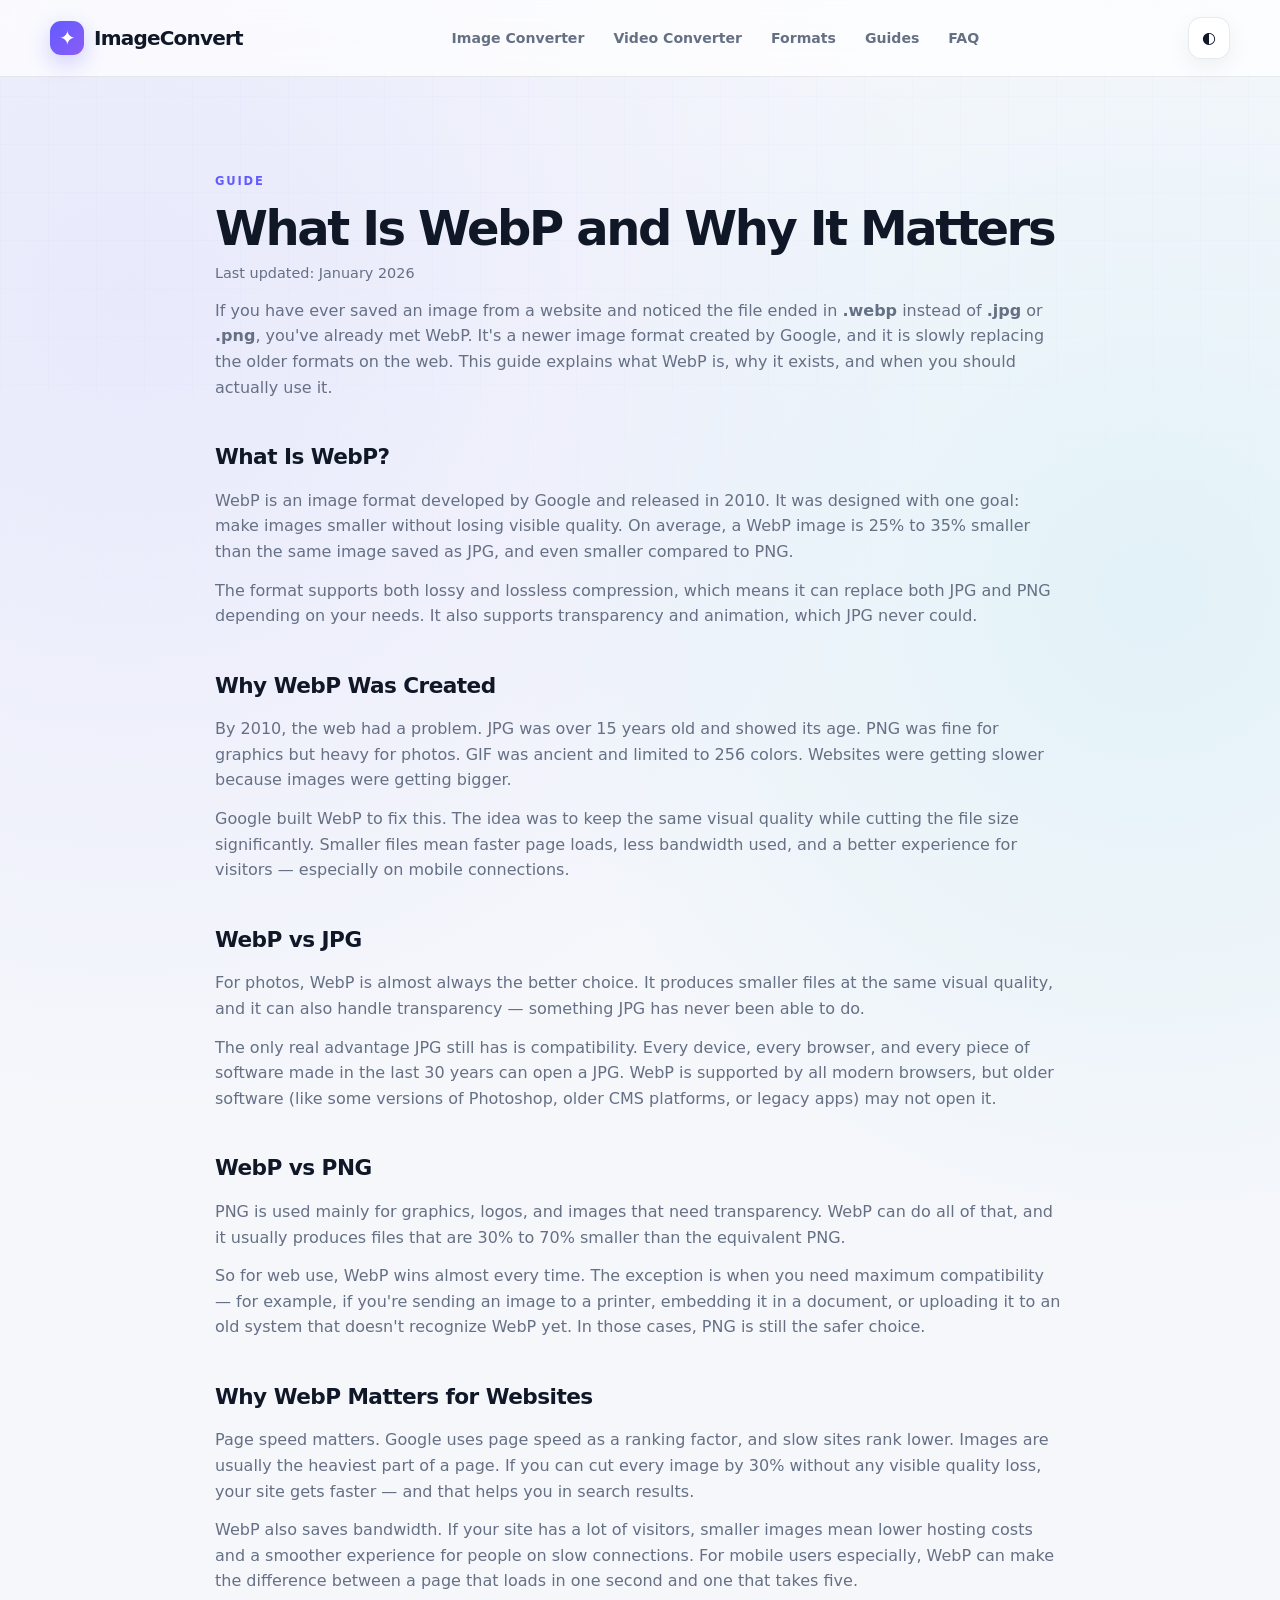
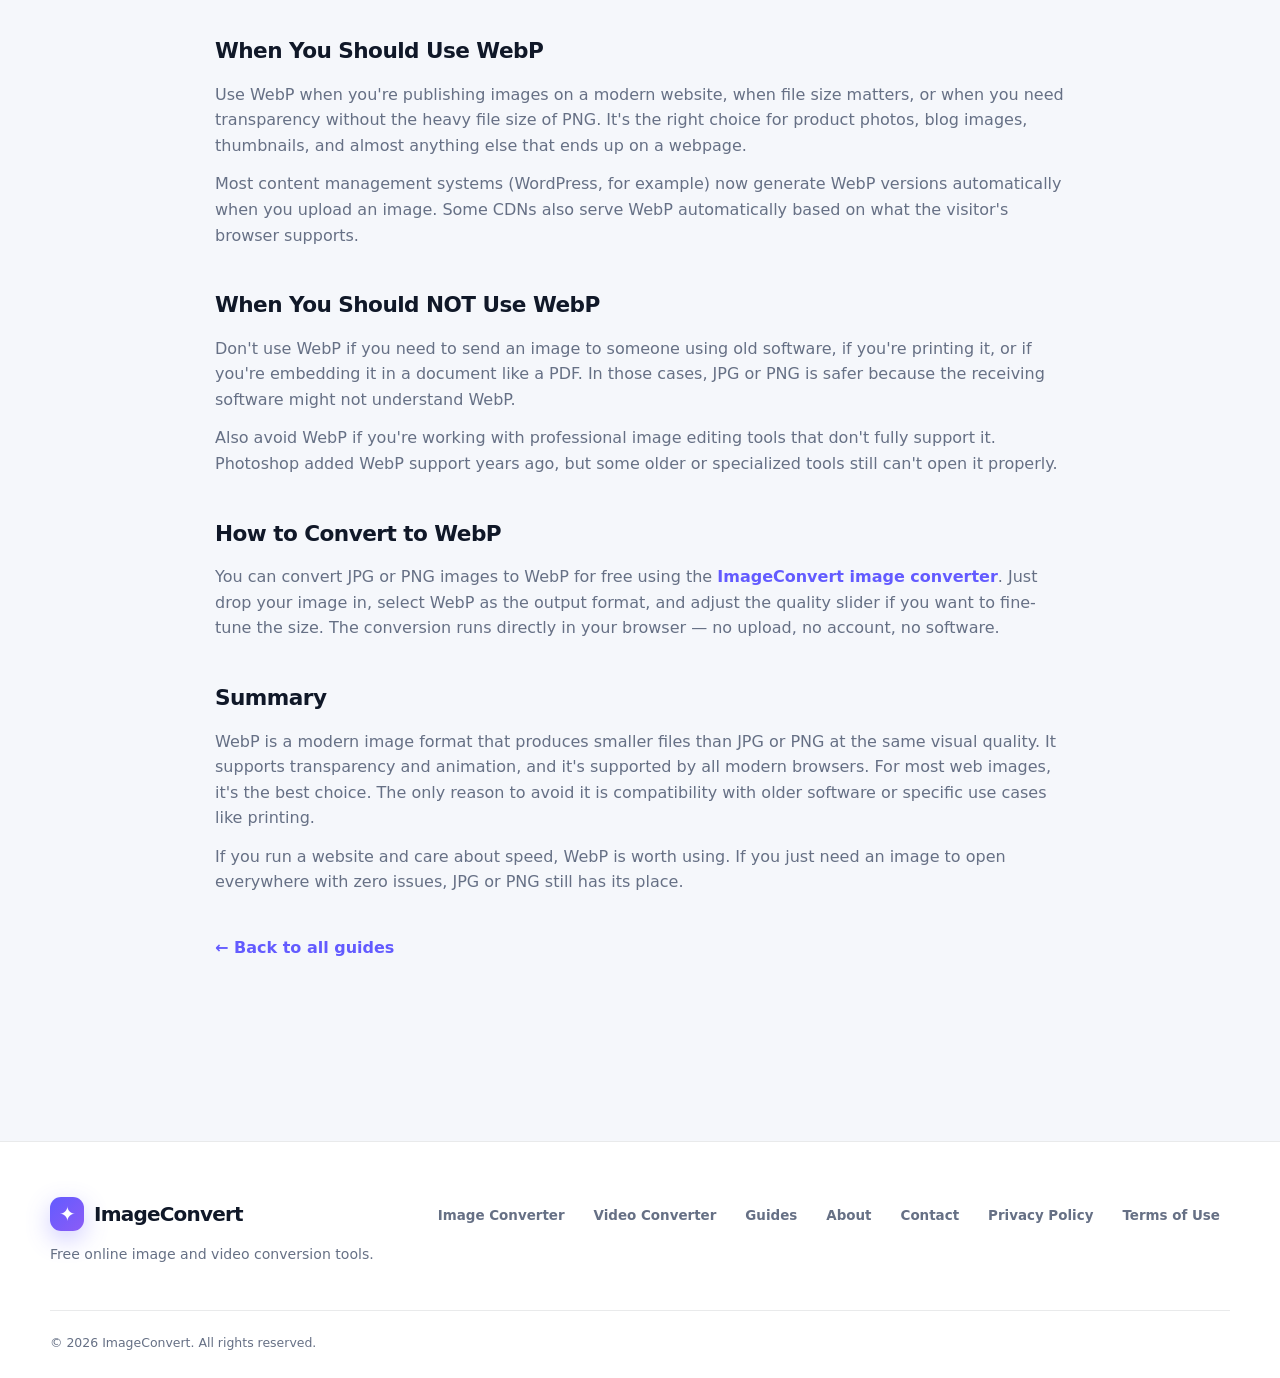
<file: guides/what-is-webp-format.html>
<!DOCTYPE html>
<html lang="en">
<head>
  <meta charset="UTF-8">
  <meta name="viewport" content="width=device-width, initial-scale=1.0">
  <title>What Is WebP and Why It Matters — ImageConvert</title>

  <script src="../coi-serviceworker.js"></script>
  <script src="../theme.js"></script>

  <meta name="description" content="Learn what WebP is, why it was created, how it compares to JPG and PNG, and when you should use it for your images.">
  <meta name="robots" content="index, follow">
  <meta name="theme-color" content="#2563eb">

  <link rel="icon" href="../favicon.ico" type="image/x-icon">
  <link rel="shortcut icon" href="../favicon.ico" type="image/x-icon">

  <meta property="og:title" content="What Is WebP and Why It Matters — ImageConvert">
  <meta property="og:description" content="A simple explanation of the WebP image format, how it compares to JPG and PNG, and when to use it.">
  <meta property="og:type" content="article">
  <meta property="og:url" content="https://pcdemon12king.github.io/Image-Convert/guides/what-is-webp-format.html">

  <link rel="stylesheet" href="../style.css">
</head>

<body>

  <header class="navbar">
    <div class="container nav-container">
      <a href="../index.html" class="logo" aria-label="ImageConvert Home">ImageConvert</a>

      <nav class="nav-links" aria-label="Main navigation">
        <a href="../index.html#image-converter">Image Converter</a>
        <a href="../index.html#video-converter">Video Converter</a>
        <a href="../index.html#formats">Formats</a>
        <a href="index.html">Guides</a>
        <a href="../index.html#faq">FAQ</a>
      </nav>

      <button id="themeButton" class="theme-button" type="button" aria-label="Toggle theme">
        <span id="themeIcon">◐</span>
      </button>
    </div>
  </header>

  <main>
    <section class="content-section" style="padding-top: 90px;">
      <div class="container">

        <span class="section-label">GUIDE</span>
        <h2>What Is WebP and Why It Matters</h2>

        <p style="color: var(--text-secondary); font-size: 0.9rem; margin-top: 8px;">
          Last updated: January 2026
        </p>

        <p>
          If you have ever saved an image from a website and noticed the file ended in
          <b>.webp</b> instead of <b>.jpg</b> or <b>.png</b>,
          you've already met WebP. It's a newer image format created by Google, and
          it is slowly replacing the older formats on the web. This guide explains
          what WebP is, why it exists, and when you should actually use it.
        </p>

        <h3>What Is WebP?</h3>
        <p>
          WebP is an image format developed by Google and released in 2010. It was
          designed with one goal: make images smaller without losing visible quality.
          On average, a WebP image is 25% to 35% smaller than the same image saved as
          JPG, and even smaller compared to PNG.
        </p>
        <p>
          The format supports both lossy and lossless compression, which means it can
          replace both JPG and PNG depending on your needs. It also supports
          transparency and animation, which JPG never could.
        </p>

        <h3>Why WebP Was Created</h3>
        <p>
          By 2010, the web had a problem. JPG was over 15 years old and showed its
          age. PNG was fine for graphics but heavy for photos. GIF was ancient and
          limited to 256 colors. Websites were getting slower because images were
          getting bigger.
        </p>
        <p>
          Google built WebP to fix this. The idea was to keep the same visual quality
          while cutting the file size significantly. Smaller files mean faster page
          loads, less bandwidth used, and a better experience for visitors — especially
          on mobile connections.
        </p>

        <h3>WebP vs JPG</h3>
        <p>
          For photos, WebP is almost always the better choice. It produces smaller
          files at the same visual quality, and it can also handle transparency —
          something JPG has never been able to do.
        </p>
        <p>
          The only real advantage JPG still has is compatibility. Every device,
          every browser, and every piece of software made in the last 30 years can
          open a JPG. WebP is supported by all modern browsers, but older software
          (like some versions of Photoshop, older CMS platforms, or legacy apps) may
          not open it.
        </p>

        <h3>WebP vs PNG</h3>
        <p>
          PNG is used mainly for graphics, logos, and images that need transparency.
          WebP can do all of that, and it usually produces files that are 30% to 70%
          smaller than the equivalent PNG.
        </p>
        <p>
          So for web use, WebP wins almost every time. The exception is when you need
          maximum compatibility — for example, if you're sending an image to a
          printer, embedding it in a document, or uploading it to an old system that
          doesn't recognize WebP yet. In those cases, PNG is still the safer choice.
        </p>

        <h3>Why WebP Matters for Websites</h3>
        <p>
          Page speed matters. Google uses page speed as a ranking factor, and slow
          sites rank lower. Images are usually the heaviest part of a page. If you
          can cut every image by 30% without any visible quality loss, your site
          gets faster — and that helps you in search results.
        </p>
        <p>
          WebP also saves bandwidth. If your site has a lot of visitors, smaller
          images mean lower hosting costs and a smoother experience for people on
          slow connections. For mobile users especially, WebP can make the
          difference between a page that loads in one second and one that takes five.
        </p>

        <h3>When You Should Use WebP</h3>
        <p>
          Use WebP when you're publishing images on a modern website, when file size
          matters, or when you need transparency without the heavy file size of PNG.
          It's the right choice for product photos, blog images, thumbnails, and
          almost anything else that ends up on a webpage.
        </p>
        <p>
          Most content management systems (WordPress, for example) now generate WebP
          versions automatically when you upload an image. Some CDNs also serve WebP
          automatically based on what the visitor's browser supports.
        </p>

        <h3>When You Should NOT Use WebP</h3>
        <p>
          Don't use WebP if you need to send an image to someone using old software,
          if you're printing it, or if you're embedding it in a document like a PDF.
          In those cases, JPG or PNG is safer because the receiving software might
          not understand WebP.
        </p>
        <p>
          Also avoid WebP if you're working with professional image editing tools that
          don't fully support it. Photoshop added WebP support years ago, but some
          older or specialized tools still can't open it properly.
        </p>

        <h3>How to Convert to WebP</h3>
        <p>
          You can convert JPG or PNG images to WebP for free using the
          <a href="../index.html#image-converter" style="color: var(--primary); font-weight: 700;">ImageConvert image converter</a>.
          Just drop your image in, select WebP as the output format, and adjust the
          quality slider if you want to fine-tune the size. The conversion runs
          directly in your browser — no upload, no account, no software.
        </p>

        <h3>Summary</h3>
        <p>
          WebP is a modern image format that produces smaller files than JPG or PNG
          at the same visual quality. It supports transparency and animation, and
          it's supported by all modern browsers. For most web images, it's the best
          choice. The only reason to avoid it is compatibility with older software
          or specific use cases like printing.
        </p>
        <p>
          If you run a website and care about speed, WebP is worth using. If you just
          need an image to open everywhere with zero issues, JPG or PNG still has
          its place.
        </p>

        <p style="margin-top: 40px;">
          <a href="index.html" style="color: var(--primary); font-weight: 700;">← Back to all guides</a>
        </p>

      </div>
    </section>
  </main>

  <footer class="footer">
    <div class="container footer-content">
      <div>
        <a href="../index.html" class="logo">ImageConvert</a>
        <p>Free online image and video conversion tools.</p>
      </div>

      <div class="footer-links">
        <a href="../index.html#image-converter">Image Converter</a>
        <a href="../index.html#video-converter">Video Converter</a>
        <a href="index.html">Guides</a>
        <a href="../about.html">About</a>
        <a href="../contact.html">Contact</a>
        <a href="../privacy.html">Privacy Policy</a>
        <a href="../terms.html">Terms of Use</a>
      </div>
    </div>

    <div class="container footer-bottom">
      <p>© 2026 ImageConvert. All rights reserved.</p>
    </div>
  </footer>

</body>
</html>
</file>
<file: style.css>
:root {
  --bg: #f5f7fb;
  --bg-secondary: #ffffff;
  --surface: rgba(255, 255, 255, 0.78);
  --surface-solid: #ffffff;
  --text: #101828;
  --text-secondary: #667085;
  --border: rgba(16, 24, 40, 0.09);
  --primary: #635bff;
  --primary-dark: #4f46e5;
  --primary-light: #8b5cf6;
  --accent: #06b6d4;
  --success: #10b981;
  --danger: #ef4444;
  --shadow-sm: 0 8px 25px rgba(16, 24, 40, 0.06);
  --shadow-md: 0 20px 50px rgba(16, 24, 40, 0.10);
  --shadow-lg: 0 30px 80px rgba(16, 24, 40, 0.14);
  --radius-sm: 12px;
  --radius-md: 20px;
  --radius-lg: 30px;
  --radius-xl: 38px;
  --max-width: 1180px;
  --transition: 220ms cubic-bezier(.2, .8, .2, 1);
}

html.dark,
body.dark-mode {
  --bg: #070a12;
  --bg-secondary: #0d111c;
  --surface: rgba(17, 24, 39, 0.76);
  --surface-solid: #111827;
  --text: #f8fafc;
  --text-secondary: #94a3b8;
  --border: rgba(255, 255, 255, 0.09);
  --shadow-sm: 0 8px 25px rgba(0, 0, 0, 0.22);
  --shadow-md: 0 20px 50px rgba(0, 0, 0, 0.30);
  --shadow-lg: 0 30px 80px rgba(0, 0, 0, 0.40);
}

* { margin: 0; padding: 0; box-sizing: border-box; }

html { scroll-behavior: smooth; }

body {
  min-height: 100vh;
  background:
    radial-gradient(circle at 10% 10%, rgba(99, 91, 255, 0.09), transparent 28%),
    radial-gradient(circle at 90% 20%, rgba(6, 182, 212, 0.08), transparent 25%),
    var(--bg);
  color: var(--text);
  font-family: Inter, ui-sans-serif, system-ui, -apple-system,
    BlinkMacSystemFont, "Segoe UI", sans-serif;
  line-height: 1.6;
  overflow-x: hidden;
  transition: background var(--transition), color var(--transition);
}

body::before {
  content: "";
  position: fixed;
  inset: 0;
  pointer-events: none;
  z-index: -1;
  background-image:
    linear-gradient(rgba(99, 91, 255, 0.025) 1px, transparent 1px),
    linear-gradient(90deg, rgba(99, 91, 255, 0.025) 1px, transparent 1px);
  background-size: 48px 48px;
  mask-image: linear-gradient(to bottom, black, transparent 75%);
}

a { color: inherit; text-decoration: none; }
button, input, select { font: inherit; }
button { border: 0; }
img, video { max-width: 100%; display: block; }

.container {
  width: min(calc(100% - 40px), var(--max-width));
  margin-inline: auto;
}

/* NAVBAR */
.navbar {
  position: sticky;
  top: 0;
  z-index: 1000;
  border-bottom: 1px solid var(--border);
  background: color-mix(in srgb, var(--bg-secondary) 72%, transparent);
  backdrop-filter: blur(22px);
  -webkit-backdrop-filter: blur(22px);
  transition: background var(--transition), border-color var(--transition);
}

html.dark .navbar,
body.dark-mode .navbar {
  background: color-mix(in srgb, var(--bg-secondary) 72%, transparent);
}

.nav-container {
  min-height: 76px;
  display: flex;
  align-items: center;
  justify-content: space-between;
  gap: 24px;
}

.logo {
  display: inline-flex;
  align-items: center;
  gap: 10px;
  font-size: 1.25rem;
  font-weight: 850;
  letter-spacing: -0.04em;
  white-space: nowrap;
}

.logo::before {
  content: "✦";
  width: 34px;
  height: 34px;
  display: grid;
  place-items: center;
  border-radius: 11px;
  color: white;
  background: linear-gradient(135deg, var(--primary), var(--primary-light));
  box-shadow: 0 8px 25px rgba(99, 91, 255, 0.30);
}

.nav-links {
  display: flex;
  align-items: center;
  justify-content: center;
  gap: 5px;
}

.nav-links a {
  padding: 9px 12px;
  border-radius: 10px;
  color: var(--text-secondary);
  font-size: 0.88rem;
  font-weight: 650;
  transition: color var(--transition), background var(--transition), transform var(--transition);
}

.nav-links a:hover {
  color: var(--text);
  background: rgba(99, 91, 255, 0.08);
  transform: translateY(-1px);
}

.theme-button {
  width: 42px;
  height: 42px;
  flex: 0 0 42px;
  display: grid;
  place-items: center;
  cursor: pointer;
  border: 1px solid var(--border);
  border-radius: 13px;
  background: var(--surface);
  color: var(--text);
  box-shadow: var(--shadow-sm);
  transition: transform var(--transition), background var(--transition), box-shadow var(--transition);
}

.theme-button:hover { transform: translateY(-2px) rotate(5deg); box-shadow: var(--shadow-md); }

/* HERO */
.hero {
  position: relative;
  min-height: 650px;
  display: grid;
  place-items: center;
  padding: 110px 0 100px;
  overflow: hidden;
}

.hero::before,
.hero::after {
  content: "";
  position: absolute;
  border-radius: 50%;
  filter: blur(5px);
  pointer-events: none;
  animation: floatOrb 9s ease-in-out infinite;
}

.hero::before {
  width: 420px; height: 420px;
  top: -180px; left: -140px;
  background: rgba(99, 91, 255, 0.13);
}

.hero::after {
  width: 350px; height: 350px;
  right: -100px; bottom: -140px;
  background: rgba(6, 182, 212, 0.12);
  animation-delay: -3s;
}

.hero-content { position: relative; z-index: 2; max-width: 900px; text-align: center; }

.hero-badge {
  display: inline-flex;
  align-items: center;
  gap: 8px;
  margin-bottom: 24px;
  padding: 8px 14px;
  border: 1px solid rgba(99, 91, 255, 0.16);
  border-radius: 999px;
  color: var(--primary);
  background: rgba(99, 91, 255, 0.07);
  font-size: 0.78rem;
  font-weight: 800;
  letter-spacing: 0.06em;
  text-transform: uppercase;
}

.hero h1 {
  max-width: 920px;
  margin-inline: auto;
  font-size: clamp(3rem, 7vw, 6.4rem);
  line-height: 0.98;
  letter-spacing: -0.075em;
  font-weight: 900;
  background: linear-gradient(110deg, var(--text) 15%, var(--primary) 48%, var(--accent) 85%);
  -webkit-background-clip: text;
  background-clip: text;
  color: transparent;
}

.hero p {
  max-width: 700px;
  margin: 28px auto 0;
  color: var(--text-secondary);
  font-size: clamp(1rem, 2vw, 1.2rem);
}

.hero-buttons {
  margin-top: 34px;
  display: flex;
  justify-content: center;
  flex-wrap: wrap;
  gap: 12px;
}

/* BUTTONS */
.button {
  min-height: 48px;
  display: inline-flex;
  align-items: center;
  justify-content: center;
  gap: 9px;
  padding: 0 20px;
  border-radius: 14px;
  cursor: pointer;
  font-size: 0.92rem;
  font-weight: 800;
  transition: transform var(--transition), box-shadow var(--transition), background var(--transition), border-color var(--transition);
}

.button:hover { transform: translateY(-3px); }
.button:active { transform: translateY(-1px) scale(0.98); }

.primary-button {
  color: white;
  background: linear-gradient(135deg, var(--primary), var(--primary-light));
  box-shadow: 0 10px 28px rgba(99, 91, 255, 0.28), inset 0 1px rgba(255, 255, 255, 0.22);
}

.primary-button:hover {
  box-shadow: 0 16px 38px rgba(99, 91, 255, 0.38), inset 0 1px rgba(255, 255, 255, 0.25);
}

.secondary-button {
  color: var(--text);
  border: 1px solid var(--border);
  background: var(--surface);
  box-shadow: var(--shadow-sm);
}

.secondary-button:hover {
  border-color: rgba(99, 91, 255, 0.25);
  background: rgba(99, 91, 255, 0.07);
}

.convert-button { width: 100%; }
.convert-button:disabled { cursor: not-allowed; opacity: 0.55; transform: none; }

/* SECTIONS */
.converter-section,
.popular-section,
.features-section,
.how-section,
.format-guide,
.content-section,
.faq-section,
.cta-section { padding: 110px 0; }

.section-heading { max-width: 760px; margin: 0 auto 48px; text-align: center; }

.section-label {
  display: inline-block;
  margin-bottom: 13px;
  color: var(--primary);
  font-size: 0.72rem;
  font-weight: 900;
  letter-spacing: 0.16em;
  text-transform: uppercase;
}

.section-heading h2 {
  font-size: clamp(2rem, 4vw, 3.5rem);
  line-height: 1.05;
  letter-spacing: -0.055em;
  font-weight: 850;
}

.section-heading p { margin-top: 16px; color: var(--text-secondary); }

/* CONVERTER CARD */
.converter-card {
  position: relative;
  overflow: hidden;
  padding: 16px;
  border: 1px solid var(--border);
  border-radius: var(--radius-xl);
  background: var(--surface);
  box-shadow: var(--shadow-lg);
  backdrop-filter: blur(20px);
  -webkit-backdrop-filter: blur(20px);
}

.converter-card::before {
  content: "";
  position: absolute;
  width: 300px; height: 300px;
  right: -160px; top: -160px;
  border-radius: 50%;
  background: rgba(99, 91, 255, 0.08);
  pointer-events: none;
}

/* DROP ZONE */
.drop-zone {
  position: relative;
  min-height: 410px;
  display: flex;
  flex-direction: column;
  align-items: center;
  justify-content: center;
  padding: 50px 25px;
  text-align: center;
  border: 2px dashed rgba(99, 91, 255, 0.26);
  border-radius: 26px;
  background: radial-gradient(circle at center, rgba(99, 91, 255, 0.07), transparent 65%);
  cursor: pointer;
  transition: transform var(--transition), border-color var(--transition), background var(--transition), box-shadow var(--transition);
}

.drop-zone:hover {
  border-color: var(--primary);
  background: radial-gradient(circle at center, rgba(99, 91, 255, 0.12), transparent 68%);
  box-shadow: inset 0 0 50px rgba(99, 91, 255, 0.04);
}

.drop-zone.dragover,
.drop-zone.dragging {
  border-color: var(--accent);
  transform: scale(0.995);
  background: radial-gradient(circle at center, rgba(6, 182, 212, 0.13), transparent 70%);
}

.upload-icon {
  width: 76px; height: 76px;
  display: grid;
  place-items: center;
  margin-bottom: 22px;
  border-radius: 24px;
  font-size: 2rem;
  background: linear-gradient(135deg, rgba(99, 91, 255, 0.14), rgba(6, 182, 212, 0.12));
  box-shadow: 0 15px 35px rgba(99, 91, 255, 0.10);
  animation: uploadFloat 3.5s ease-in-out infinite;
}

.drop-zone h3 { font-size: 1.35rem; letter-spacing: -0.025em; }
.drop-zone p { margin-top: 7px; color: var(--text-secondary); }
.drop-zone .button { margin-top: 24px; }
.supported-text { max-width: 700px; font-size: 0.78rem; font-weight: 700; letter-spacing: 0.04em; }

/* EDITOR */
.editor {
  display: grid;
  grid-template-columns: minmax(0, 1.35fr) minmax(300px, 0.65fr);
  gap: 22px;
  padding: 12px;
}

.editor-preview {
  min-width: 0;
  overflow: hidden;
  border: 1px solid var(--border);
  border-radius: 24px;
  background: var(--surface-solid);
  box-shadow: var(--shadow-sm);
}

.preview-container {
  min-height: 430px;
  display: grid;
  place-items: center;
  padding: 25px;
  overflow: hidden;
  background:
    linear-gradient(45deg, rgba(127, 127, 127, 0.08) 25%, transparent 25%),
    linear-gradient(-45deg, rgba(127, 127, 127, 0.08) 25%, transparent 25%),
    linear-gradient(45deg, transparent 75%, rgba(127, 127, 127, 0.08) 75%),
    linear-gradient(-45deg, transparent 75%, rgba(127, 127, 127, 0.08) 75%);
  background-size: 28px 28px;
  background-position: 0 0, 0 14px, 14px -14px, -14px 0;
}

.preview-container img {
  max-height: 430px;
  width: auto;
  object-fit: contain;
  border-radius: 14px;
  box-shadow: 0 20px 50px rgba(0, 0, 0, 0.18);
}

.preview-container video {
  width: 100%;
  max-height: 430px;
  border-radius: 16px;
  background: #000;
  box-shadow: 0 20px 50px rgba(0, 0, 0, 0.22);
}

.file-details {
  display: flex;
  align-items: center;
  justify-content: space-between;
  gap: 18px;
  padding: 18px 20px;
}

.file-details strong { min-width: 0; overflow: hidden; text-overflow: ellipsis; white-space: nowrap; }

.file-stats {
  display: flex;
  flex-wrap: wrap;
  gap: 8px;
  color: var(--text-secondary);
  font-size: 0.78rem;
  font-weight: 700;
}

.file-stats span {
  padding: 6px 9px;
  border-radius: 9px;
  background: var(--bg);
  border: 1px solid var(--border);
}

.editor-controls {
  display: flex;
  flex-direction: column;
  justify-content: center;
  gap: 18px;
  padding: 25px;
  border: 1px solid var(--border);
  border-radius: 24px;
  background: var(--surface-solid);
  box-shadow: var(--shadow-sm);
}

.control-group { display: flex; flex-direction: column; gap: 9px; }

.control-group label {
  color: var(--text-secondary);
  font-size: 0.82rem;
  font-weight: 800;
}

select {
  width: 100%;
  min-height: 50px;
  padding: 0 15px;
  color: var(--text);
  border: 1px solid var(--border);
  border-radius: 13px;
  outline: none;
  background: var(--bg);
  cursor: pointer;
  transition: border-color var(--transition), box-shadow var(--transition);
}

select:focus {
  border-color: var(--primary);
  box-shadow: 0 0 0 4px rgba(99, 91, 255, 0.10);
}

input[type="range"] { width: 100%; accent-color: var(--primary); cursor: pointer; }

/* POPULAR CARDS */
.popular-section { position: relative; }

.popular-grid {
  display: grid;
  grid-template-columns: repeat(3, 1fr);
  gap: 16px;
}

.popular-card {
  position: relative;
  overflow: hidden;
  min-height: 190px;
  padding: 24px;
  border: 1px solid var(--border);
  border-radius: 22px;
  background: var(--surface);
  box-shadow: var(--shadow-sm);
  cursor: pointer;
  transition: transform var(--transition), box-shadow var(--transition), border-color var(--transition);
}

.popular-card::after {
  content: "";
  position: absolute;
  width: 110px; height: 110px;
  right: -45px; bottom: -45px;
  border-radius: 50%;
  background: rgba(99, 91, 255, 0.08);
  transition: transform 350ms ease;
}

.popular-card:hover {
  transform: translateY(-8px);
  border-color: rgba(99, 91, 255, 0.20);
  box-shadow: var(--shadow-md);
}

.popular-card:hover::after { transform: scale(1.8); }

.format-icon {
  width: 56px; height: 56px;
  display: grid;
  place-items: center;
  margin-bottom: 22px;
  border-radius: 16px;
  color: white;
  background: linear-gradient(135deg, var(--primary), var(--accent));
  font-size: 0.72rem;
  font-weight: 950;
  letter-spacing: 0.03em;
  box-shadow: 0 10px 25px rgba(99, 91, 255, 0.20);
}

.popular-card h3 { font-size: 1.05rem; letter-spacing: -0.02em; }
.popular-card p { margin-top: 7px; color: var(--text-secondary); font-size: 0.88rem; }

/* FEATURES */
.features-section {
  background: linear-gradient(180deg, transparent, rgba(99, 91, 255, 0.035), transparent);
}

.features-grid {
  display: grid;
  grid-template-columns: repeat(3, 1fr);
  gap: 16px;
}

.feature-card {
  padding: 30px;
  border: 1px solid var(--border);
  border-radius: 24px;
  background: var(--surface);
  box-shadow: var(--shadow-sm);
  transition: transform var(--transition), box-shadow var(--transition), border-color var(--transition);
}

.feature-card:hover {
  transform: translateY(-7px);
  border-color: rgba(99, 91, 255, 0.18);
  box-shadow: var(--shadow-md);
}

.feature-icon {
  width: 54px; height: 54px;
  display: grid;
  place-items: center;
  margin-bottom: 22px;
  border-radius: 16px;
  font-size: 1.4rem;
  background: rgba(99, 91, 255, 0.09);
}

.feature-card h3 { font-size: 1.1rem; }
.feature-card p { margin-top: 9px; color: var(--text-secondary); font-size: 0.9rem; }

/* STEPS */
.steps-grid { display: grid; grid-template-columns: repeat(3, 1fr); gap: 20px; }

.step-card {
  position: relative;
  padding: 30px;
  text-align: center;
  border: 1px solid var(--border);
  border-radius: 24px;
  background: var(--surface);
  box-shadow: var(--shadow-sm);
}

.step-number {
  width: 54px; height: 54px;
  display: grid;
  place-items: center;
  margin: 0 auto 20px;
  border-radius: 50%;
  color: white;
  background: linear-gradient(135deg, var(--primary), var(--accent));
  font-size: 1.05rem;
  font-weight: 900;
  box-shadow: 0 10px 28px rgba(99, 91, 255, 0.22);
}

.step-card h3 { font-size: 1.1rem; }
.step-card p { margin-top: 8px; color: var(--text-secondary); }

/* FORMAT TABLE */
.format-guide { overflow: hidden; }

.format-table-wrapper {
  overflow-x: auto;
  border: 1px solid var(--border);
  border-radius: 24px;
  background: var(--surface);
  box-shadow: var(--shadow-md);
}

.format-table { width: 100%; border-collapse: collapse; min-width: 650px; }

.format-table th,
.format-table td {
  padding: 17px 20px;
  text-align: left;
  border-bottom: 1px solid var(--border);
}

.format-table th {
  color: var(--text-secondary);
  background: rgba(99, 91, 255, 0.05);
  font-size: 0.75rem;
  font-weight: 850;
  letter-spacing: 0.08em;
  text-transform: uppercase;
}

.format-table td { font-size: 0.9rem; }
.format-table tr:last-child td { border-bottom: 0; }
.format-table tbody tr { transition: background var(--transition); }
.format-table tbody tr:hover { background: rgba(99, 91, 255, 0.045); }

/* SEO CONTENT */
.content-section { padding-top: 70px; }
.content-section .container { max-width: 850px; }

.content-section h2 {
  font-size: clamp(2rem, 4vw, 3rem);
  line-height: 1.05;
  letter-spacing: -0.05em;
}

.content-section h3 {
  margin-top: 40px;
  font-size: 1.35rem;
  letter-spacing: -0.025em;
}

.content-section p { margin-top: 13px; color: var(--text-secondary); }

/* FAQ */
.faq-list { max-width: 850px; margin-inline: auto; display: grid; gap: 10px; }

.faq-item {
  overflow: hidden;
  border: 1px solid var(--border);
  border-radius: 17px;
  background: var(--surface);
  box-shadow: var(--shadow-sm);
}

.faq-item summary {
  position: relative;
  padding: 21px 52px 21px 22px;
  cursor: pointer;
  list-style: none;
  font-weight: 800;
  transition: background var(--transition);
}

.faq-item summary::-webkit-details-marker { display: none; }

.faq-item summary::after {
  content: "+";
  position: absolute;
  right: 20px; top: 50%;
  transform: translateY(-50%);
  color: var(--primary);
  font-size: 1.4rem;
  font-weight: 500;
  transition: transform var(--transition);
}

.faq-item[open] summary { background: rgba(99, 91, 255, 0.045); }
.faq-item[open] summary::after { transform: translateY(-50%) rotate(45deg); }
.faq-item p { padding: 0 22px 22px; color: var(--text-secondary); }

/* CTA */
.cta-section { padding-top: 70px; }

.cta-content {
  position: relative;
  overflow: hidden;
  padding: 80px 35px;
  text-align: center;
  border-radius: var(--radius-xl);
  background:
    radial-gradient(circle at 15% 30%, rgba(255, 255, 255, 0.20), transparent 28%),
    radial-gradient(circle at 85% 70%, rgba(6, 182, 212, 0.24), transparent 28%),
    linear-gradient(135deg, #5148e5, #7c3aed);
  color: white;
  box-shadow: 0 30px 70px rgba(79, 70, 229, 0.24);
}

.cta-content::before {
  content: "";
  position: absolute;
  width: 260px; height: 260px;
  border-radius: 50%;
  right: -90px; top: -110px;
  border: 1px solid rgba(255, 255, 255, 0.16);
}

.cta-content h2 {
  position: relative;
  font-size: clamp(2rem, 5vw, 3.5rem);
  line-height: 1;
  letter-spacing: -0.055em;
}

.cta-content p {
  position: relative;
  margin: 17px auto 28px;
  max-width: 550px;
  color: rgba(255, 255, 255, 0.78);
}

.cta-content .primary-button {
  color: var(--primary-dark);
  background: white;
  box-shadow: 0 14px 30px rgba(0, 0, 0, 0.16);
}

.cta-content .primary-button:hover { box-shadow: 0 20px 40px rgba(0, 0, 0, 0.22); }

/* FOOTER */
.footer {
  margin-top: 70px;
  padding: 55px 0 25px;
  border-top: 1px solid var(--border);
  background: var(--bg-secondary);
}

.footer-content {
  display: flex;
  align-items: flex-start;
  justify-content: space-between;
  gap: 40px;
}

.footer-content p {
  max-width: 350px;
  margin-top: 12px;
  color: var(--text-secondary);
  font-size: 0.88rem;
}

.footer-links {
  display: flex;
  flex-wrap: wrap;
  justify-content: flex-end;
  gap: 9px;
}

.footer-links a {
  padding: 8px 10px;
  border-radius: 9px;
  color: var(--text-secondary);
  font-size: 0.84rem;
  font-weight: 700;
  transition: color var(--transition), background var(--transition);
}

.footer-links a:hover { color: var(--text); background: rgba(99, 91, 255, 0.07); }

.footer-bottom {
  margin-top: 45px;
  padding-top: 22px;
  border-top: 1px solid var(--border);
  color: var(--text-secondary);
  font-size: 0.78rem;
}

/* NOSCRIPT */
.noscript-message {
  position: fixed;
  left: 20px; right: 20px; bottom: 20px;
  z-index: 9999;
  padding: 15px 20px;
  border-radius: 14px;
  color: white;
  background: #111827;
  text-align: center;
  box-shadow: var(--shadow-lg);
}

[hidden] { display: none !important; }

/* ANIMATIONS */
@keyframes floatOrb {
  0%, 100% { transform: translate3d(0, 0, 0); }
  50% { transform: translate3d(20px, 30px, 0); }
}

@keyframes uploadFloat {
  0%, 100% { transform: translateY(0); }
  50% { transform: translateY(-7px); }
}

::selection { color: white; background: var(--primary); }

::-webkit-scrollbar { width: 10px; }
::-webkit-scrollbar-track { background: var(--bg); }
::-webkit-scrollbar-thumb {
  border: 3px solid var(--bg);
  border-radius: 999px;
  background: rgba(99, 91, 255, 0.35);
}
::-webkit-scrollbar-thumb:hover { background: rgba(99, 91, 255, 0.60); }

/* RESPONSIVE TABLET */
@media (max-width: 1000px) {
  .nav-links { display: none; }
  .editor { grid-template-columns: 1fr; }
  .popular-grid, .features-grid { grid-template-columns: repeat(2, 1fr); }
  .steps-grid { grid-template-columns: 1fr; }
  .step-card { max-width: 650px; width: 100%; margin-inline: auto; }
}

/* RESPONSIVE MOBILE */
@media (max-width: 650px) {
  .container { width: min(calc(100% - 24px), var(--max-width)); }
  .nav-container { min-height: 68px; }
  .logo { font-size: 1.05rem; }
  .logo::before { width: 30px; height: 30px; border-radius: 9px; }

  .hero { min-height: 570px; padding: 80px 0 70px; }
  .hero h1 { font-size: clamp(2.7rem, 14vw, 4.4rem); }
  .hero p { font-size: 0.96rem; }
  .hero-buttons { flex-direction: column; }
  .hero-buttons .button { width: 100%; }

  .converter-section, .popular-section, .features-section, .how-section,
  .format-guide, .content-section, .faq-section, .cta-section { padding: 75px 0; }

  .section-heading { margin-bottom: 32px; }
  .section-heading h2 { font-size: 2.1rem; }

  .converter-card { padding: 8px; border-radius: 24px; }
  .drop-zone { min-height: 350px; padding: 35px 18px; border-radius: 19px; }
  .editor { padding: 5px; }
  .preview-container { min-height: 300px; padding: 15px; }
  .preview-container img, .preview-container video { max-height: 300px; }
  .file-details { align-items: flex-start; flex-direction: column; gap: 10px; }
  .editor-controls { padding: 18px; border-radius: 18px; }
  .popular-grid, .features-grid { grid-template-columns: 1fr; }
  .popular-card, .feature-card { min-height: auto; }
  .cta-content { padding: 60px 22px; border-radius: 27px; }
  .footer-content { flex-direction: column; }
  .footer-links { justify-content: flex-start; }
  .footer-bottom { margin-top: 30px; }
}

/* REDUCED MOTION */
@media (prefers-reduced-motion: reduce) {
  html { scroll-behavior: auto; }
  *, *::before, *::after {
    animation-duration: 0.01ms !important;
    animation-iteration-count: 1 !important;
    transition-duration: 0.01ms !important;
  }
}

/* DARK MODE OVERRIDES */
html.dark body,
body.dark-mode {
  background: #080b12 !important;
  color: #f8fafc !important;
}

html.dark .navbar,
html.dark .converter-card,
html.dark .drop-zone,
html.dark .feature-card,
html.dark .step-card,
html.dark .faq-item,
html.dark .format-table-wrapper,
html.dark .editor-preview,
html.dark .editor-controls,
body.dark-mode .navbar,
body.dark-mode .converter-card,
body.dark-mode .drop-zone,
body.dark-mode .feature-card,
body.dark-mode .step-card,
body.dark-mode .faq-item,
body.dark-mode .format-table-wrapper,
body.dark-mode .editor-preview,
body.dark-mode .editor-controls {
  background: #111827 !important;
  color: #f8fafc !important;
  border-color: #263244 !important;
}

html.dark p, html.dark td, html.dark .section-heading p,
html.dark .feature-card p, html.dark .file-stats,
body.dark-mode p, body.dark-mode td, body.dark-mode .section-heading p,
body.dark-mode .feature-card p, body.dark-mode .file-stats {
  color: #94a3b8 !important;
}

html.dark h1, html.dark h2, html.dark h3, html.dark h4, html.dark h5, html.dark h6,
body.dark-mode h1, body.dark-mode h2, body.dark-mode h3,
body.dark-mode h4, body.dark-mode h5, body.dark-mode h6 { color: #f8fafc !important; }

html.dark input, html.dark select, html.dark textarea,
body.dark-mode input, body.dark-mode select, body.dark-mode textarea {
  background: #0f172a !important;
  color: #f8fafc !important;
  border-color: #334155 !important;
}

html.dark .drop-zone, body.dark-mode .drop-zone {
  background: #0f172a !important;
  border-color: #7c3aed !important;
}

html.dark .preview-container, body.dark-mode .preview-container {
  background-color: #0f172a !important;
}

html.dark .secondary-button, body.dark-mode .secondary-button {
  background: #1e293b !important;
  color: #f8fafc !important;
  border-color: #334155 !important;
}

html.dark .theme-button, body.dark-mode .theme-button {
  background: #1e293b !important;
  color: #ffffff !important;
  border-color: #334155 !important;
}

html.dark .footer, body.dark-mode .footer {
  background: #05070d !important;
  color: #f8fafc !important;
  border-color: #1e293b !important;
}

html.dark .footer p, html.dark .footer-links a,
body.dark-mode .footer p, body.dark-mode .footer-links a {
  color: #94a3b8 !important;
}

html.dark .format-table, body.dark-mode .format-table {
  background: #111827 !important;
  color: #f8fafc !important;
}

html.dark .format-table th, body.dark-mode .format-table th {
  background: #1e293b !important;
  color: #f8fafc !important;
}

html.dark .format-table td, body.dark-mode .format-table td {
  color: #cbd5e1 !important;
  border-color: #263244 !important;
}

html.dark .faq-item p, body.dark-mode .faq-item p { color: #94a3b8 !important; }
html.dark a, body.dark-mode a { color: inherit; }

body, .navbar, .converter-card, .drop-zone, .editor-preview, .editor-controls,
.feature-card, .step-card, .faq-item, .footer, input, select, textarea, button {
  transition: background-color 0.25s ease, color 0.25s ease, border-color 0.25s ease;
}
</file>
